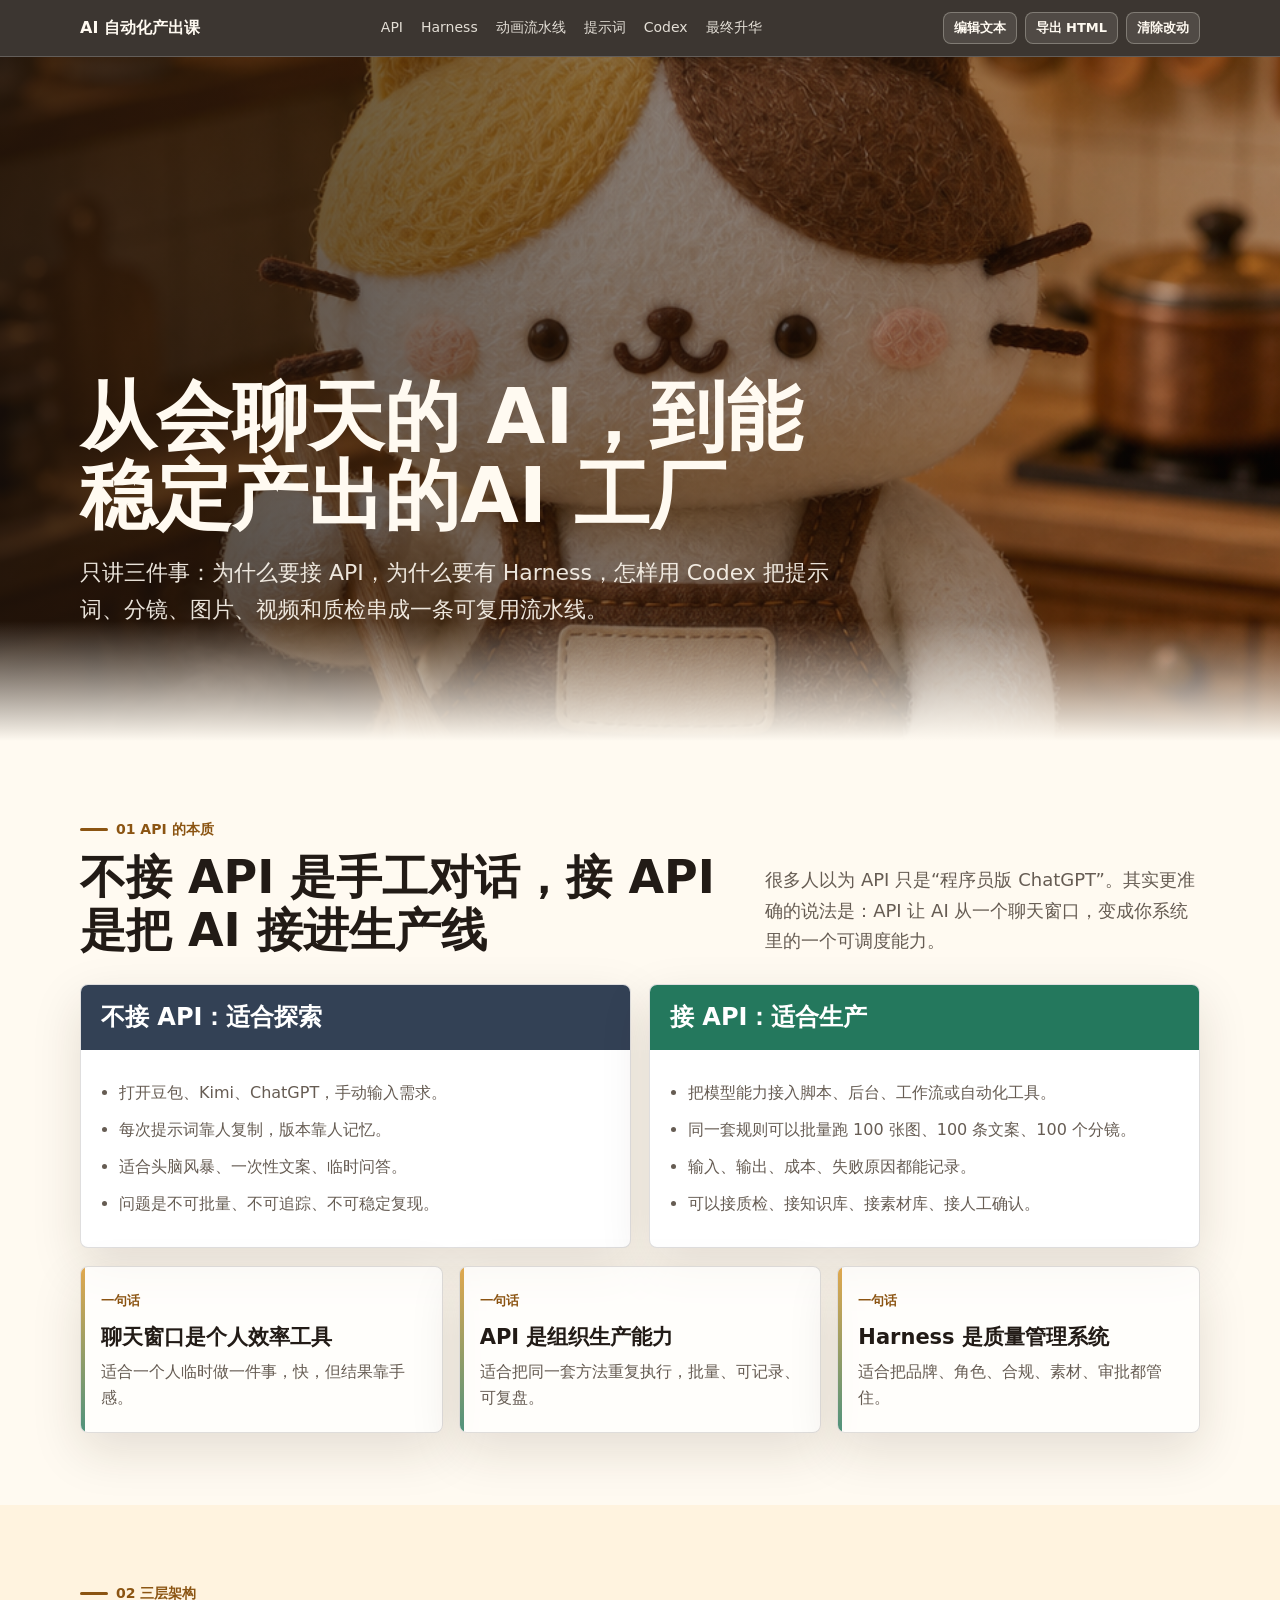
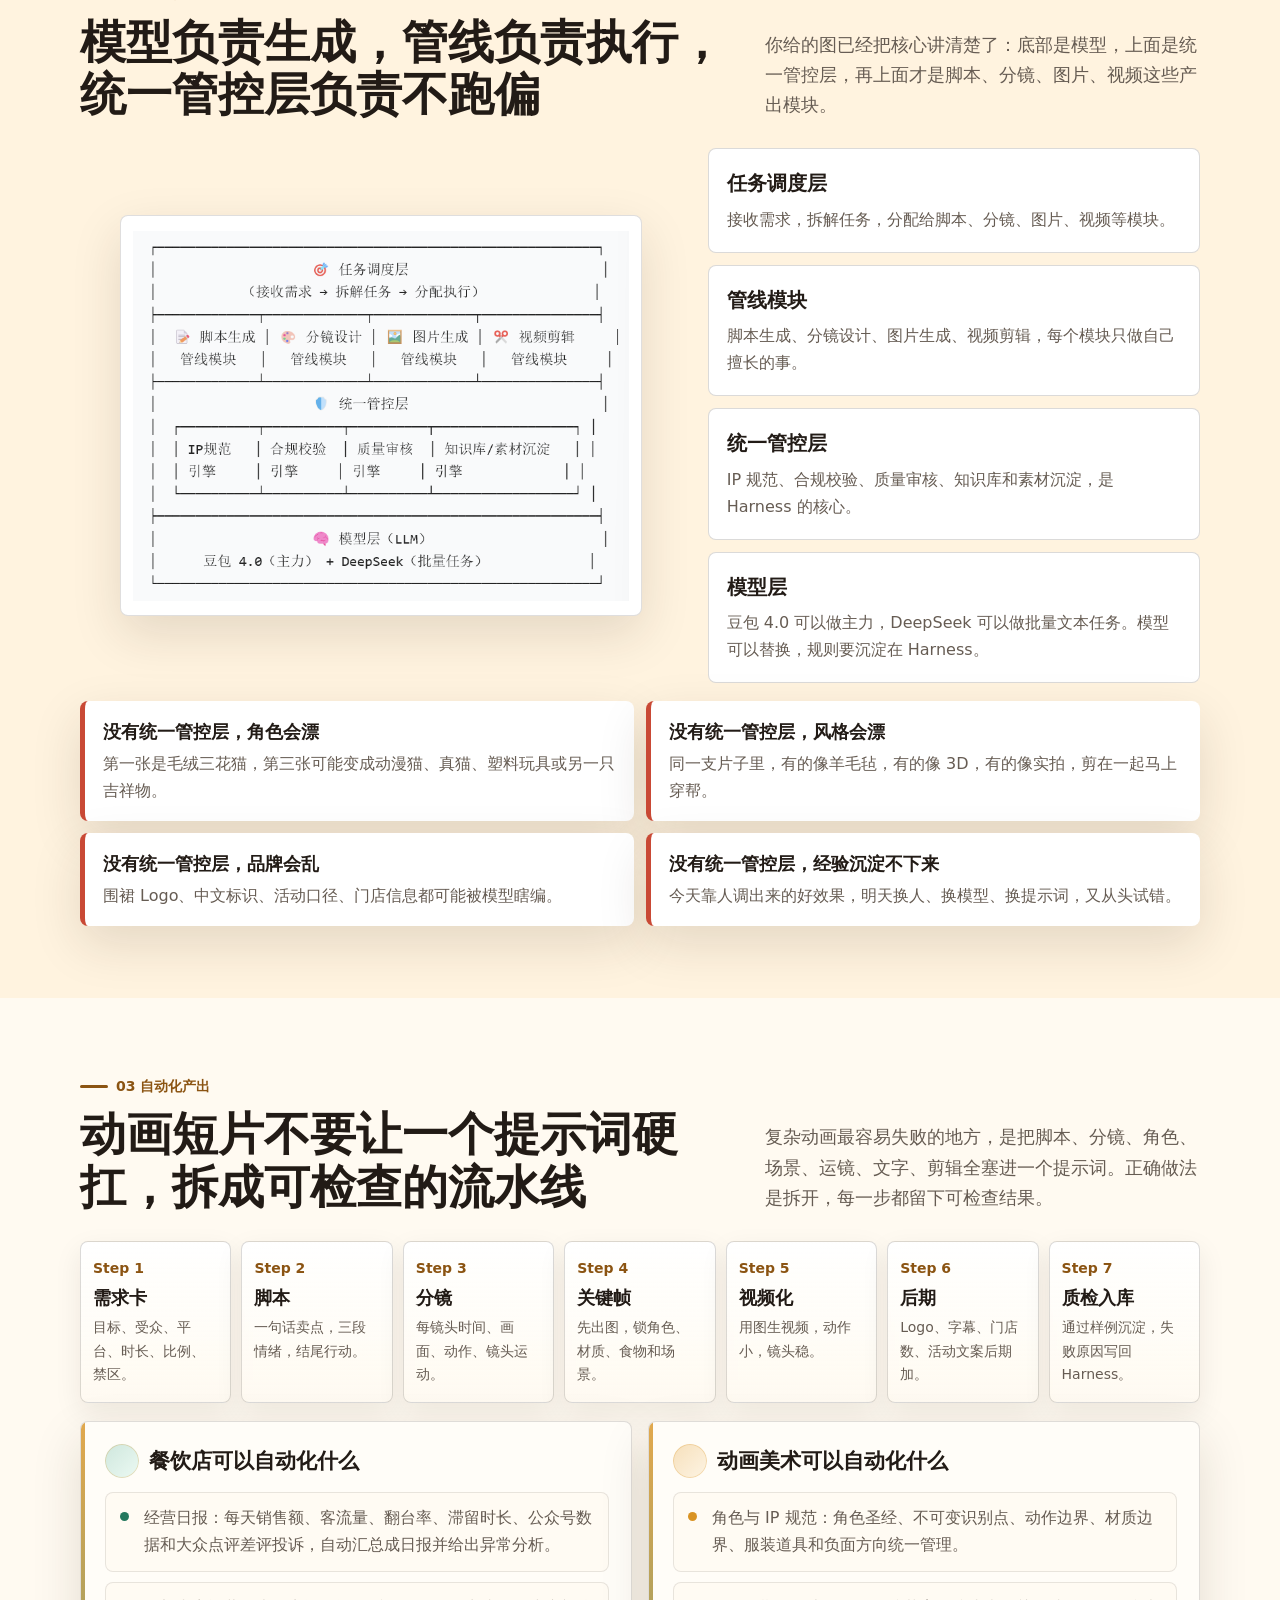
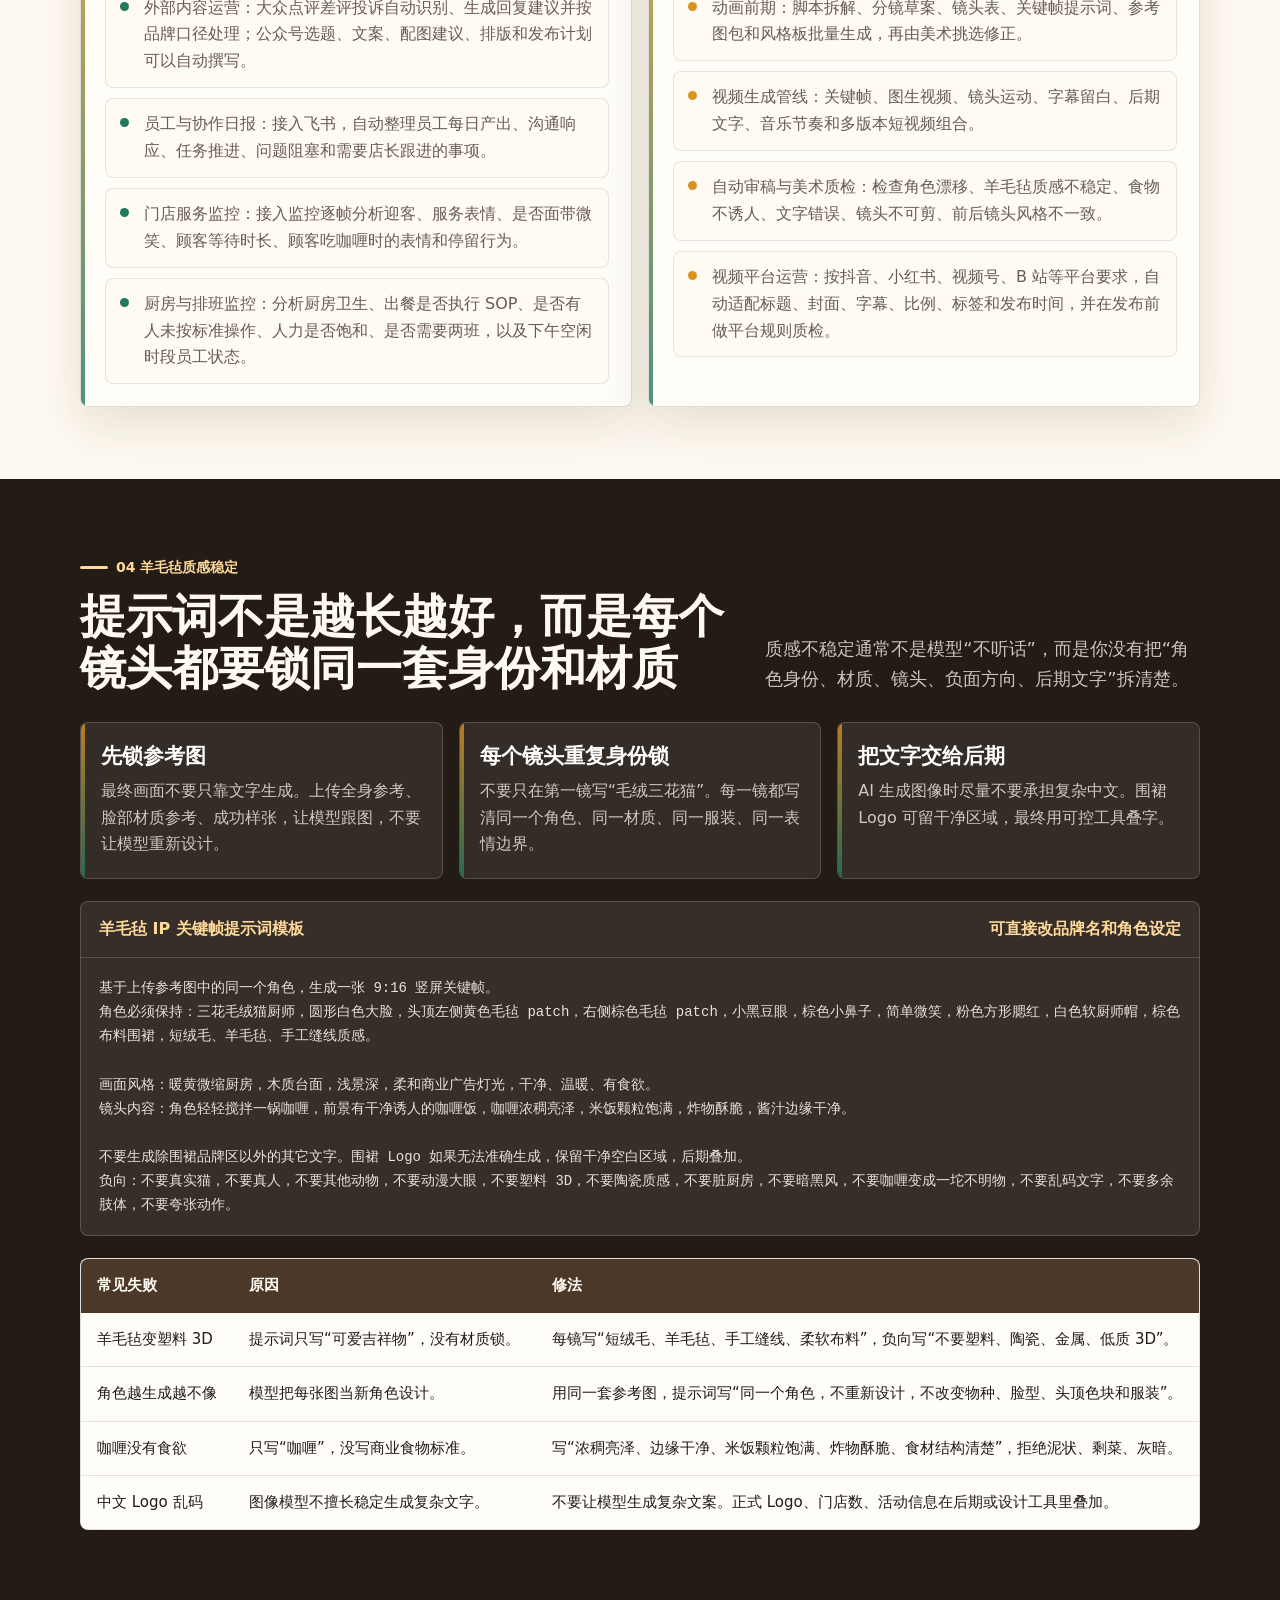
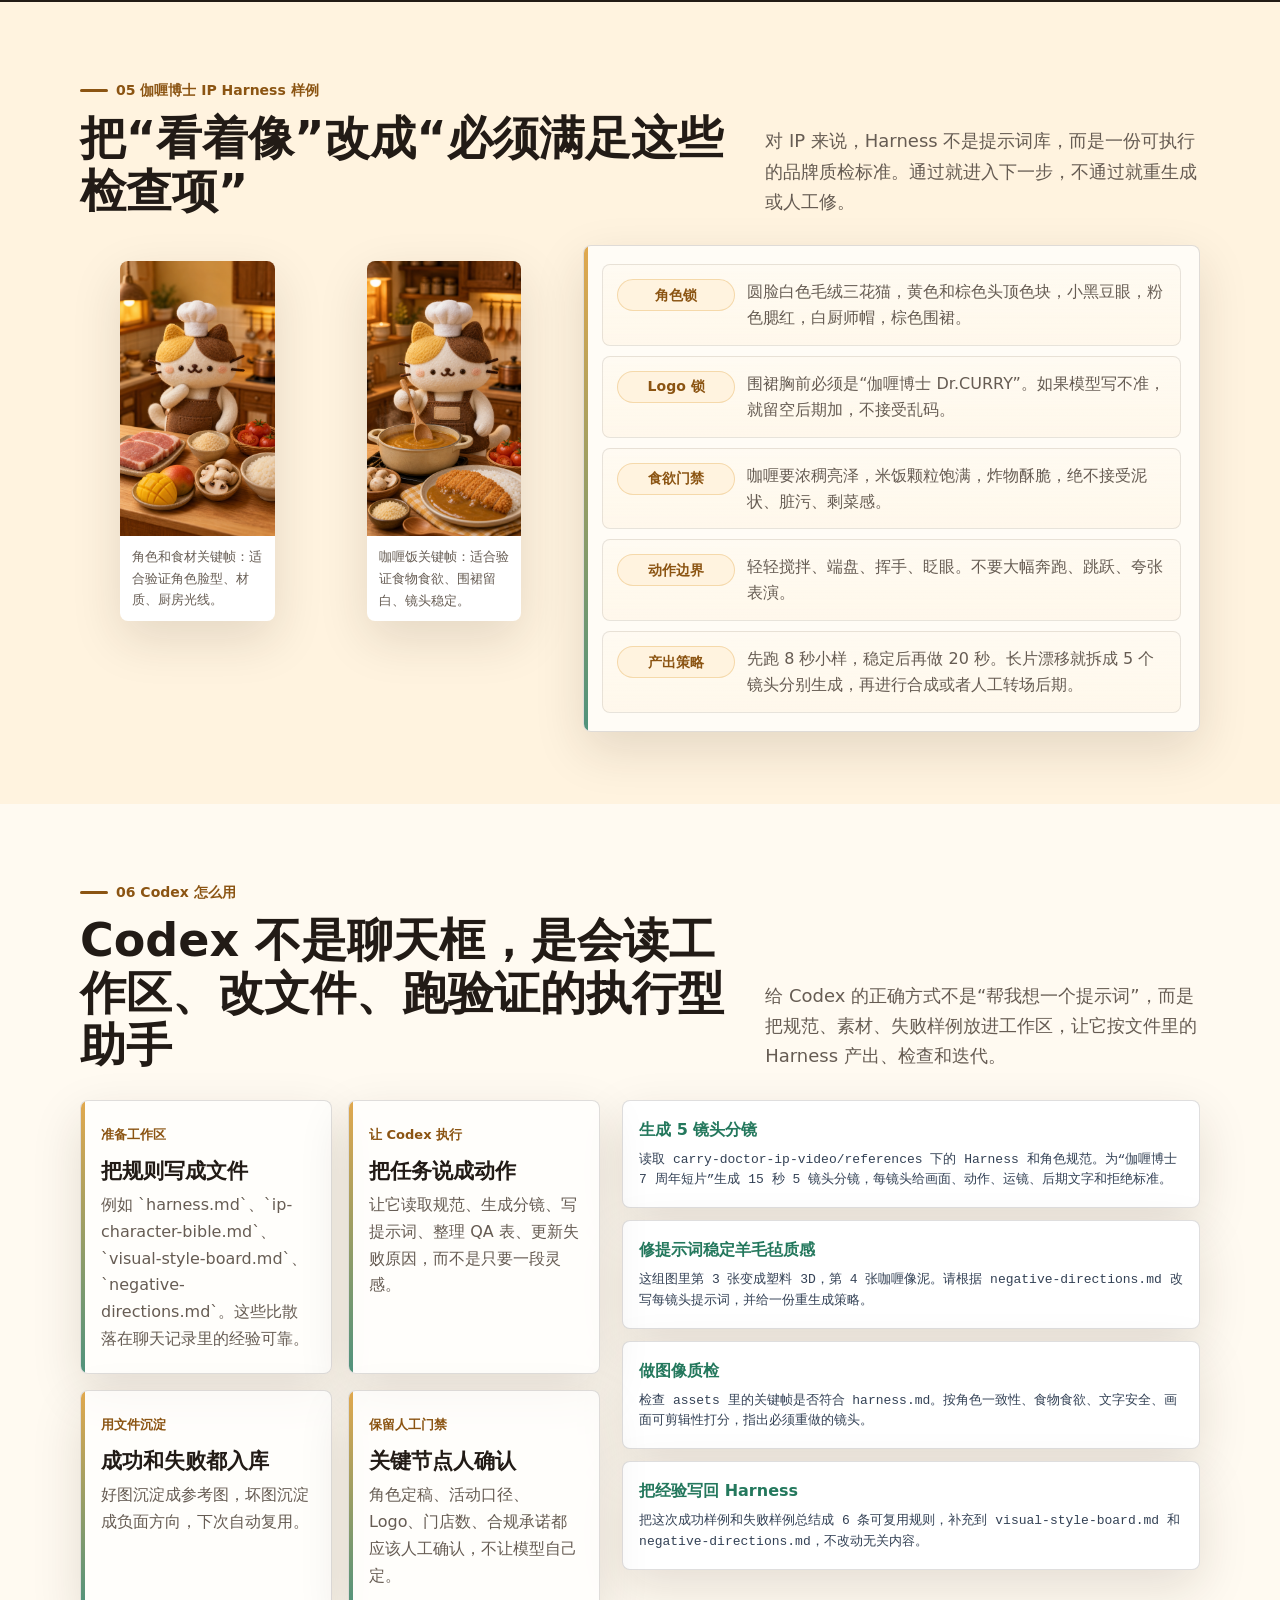
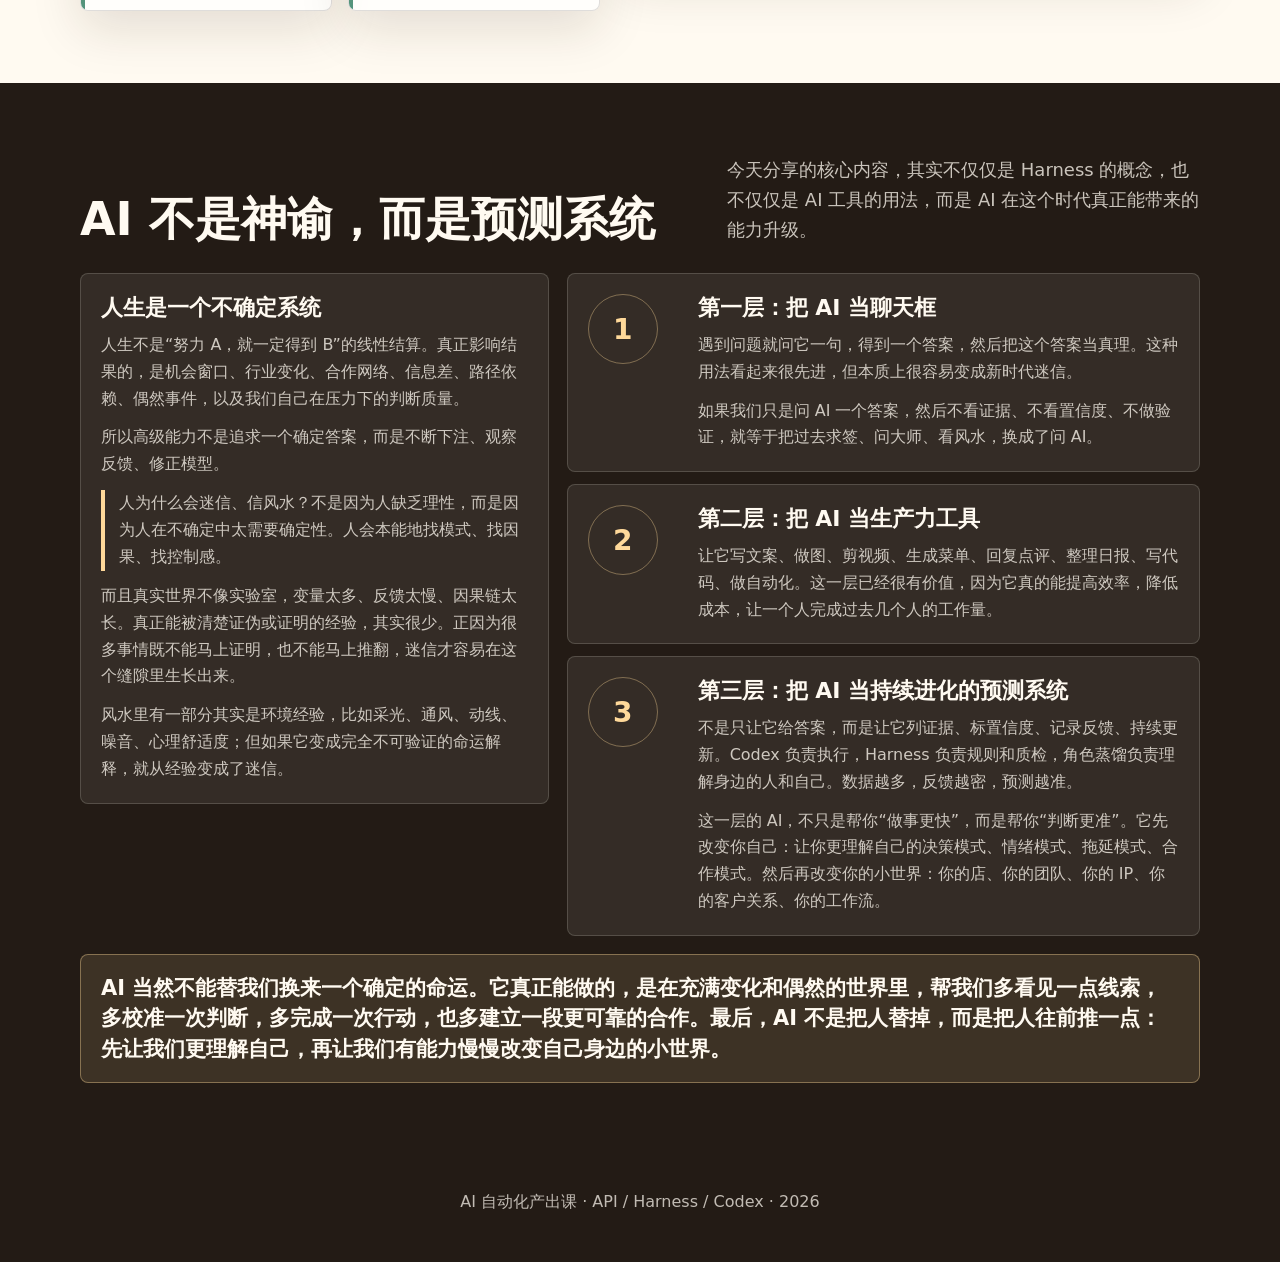
<file: docs/ai-automation-output-course/index.html>
<!DOCTYPE html>
<html lang="zh-CN">
<head>
  <meta charset="UTF-8" />
  <meta name="viewport" content="width=device-width, initial-scale=1.0" />
  <title>AI 自动化产出课：API、Harness 与 Codex</title>
  <style>
    :root {
      --ink: #221b16;
      --muted: #665c53;
      --paper: #fffaf1;
      --cream: #f6ead8;
      --curry: #d99323;
      --curry-dark: #8b5412;
      --tomato: #c94935;
      --leaf: #24785d;
      --steel: #334155;
      --line: rgba(34, 27, 22, 0.14);
      --white: #fff;
      --shadow: 0 18px 50px rgba(43, 28, 13, 0.13);
      --radius: 8px;
      --max: 1120px;
    }

    * {
      box-sizing: border-box;
    }

    html {
      overflow-x: hidden;
      scroll-behavior: smooth;
    }

    body {
      margin: 0;
      color: var(--ink);
      background: var(--paper);
      font-family: "PingFang SC", "Microsoft YaHei", system-ui, -apple-system, BlinkMacSystemFont, sans-serif;
      line-height: 1.68;
      overflow-x: hidden;
    }

    img {
      max-width: 100%;
      display: block;
    }

    a {
      color: inherit;
      text-decoration: none;
    }

    .mobile-only {
      display: none;
    }

    .topbar {
      position: sticky;
      top: 0;
      z-index: 20;
      border-bottom: 1px solid rgba(255, 255, 255, 0.2);
      background: rgba(34, 27, 22, 0.88);
      color: #fffaf1;
      backdrop-filter: blur(14px);
    }

    .topbar-inner {
      width: min(var(--max), calc(100vw - 32px));
      min-height: 56px;
      margin: 0 auto;
      display: flex;
      align-items: center;
      justify-content: space-between;
      gap: 18px;
    }

    .brand {
      font-weight: 800;
      white-space: nowrap;
      letter-spacing: 0;
    }

    .nav {
      display: flex;
      align-items: center;
      gap: 18px;
      overflow-x: auto;
      font-size: 14px;
      color: rgba(255, 250, 241, 0.86);
    }

    .nav a {
      white-space: nowrap;
    }

    .edit-controls {
      display: flex;
      align-items: center;
      gap: 8px;
      flex: 0 0 auto;
    }

    .edit-controls button {
      min-height: 32px;
      border: 1px solid rgba(255, 250, 241, 0.28);
      border-radius: var(--radius);
      background: rgba(255, 250, 241, 0.1);
      color: #fffaf1;
      cursor: pointer;
      font: inherit;
      font-size: 13px;
      font-weight: 800;
      padding: 0 10px;
    }

    .edit-controls button:hover {
      background: rgba(255, 250, 241, 0.18);
    }

    body.editing [contenteditable="true"] {
      outline: 1px dashed rgba(217, 147, 35, 0.85);
      outline-offset: 3px;
      background: rgba(255, 217, 154, 0.12);
      cursor: text;
    }

    .hero {
      min-height: min(720px, 76vh);
      display: grid;
      align-items: end;
      position: relative;
      overflow: hidden;
      color: #fffaf1;
      background:
        linear-gradient(90deg, rgba(22, 15, 10, 0.82), rgba(22, 15, 10, 0.50) 45%, rgba(22, 15, 10, 0.22)),
        url("assets/dr-curry-curry.png") center 40% / cover no-repeat;
    }

    .hero::after {
      content: "";
      position: absolute;
      inset: auto 0 0;
      height: 120px;
      background: linear-gradient(180deg, rgba(255, 250, 241, 0), var(--paper));
      pointer-events: none;
    }

    .hero-inner {
      position: relative;
      z-index: 1;
      width: min(var(--max), calc(100vw - 32px));
      margin: 0 auto;
      padding: 76px 0 112px;
    }

    .eyebrow {
      margin: 0 0 14px;
      color: #ffd99a;
      font-size: 16px;
      font-weight: 800;
    }

    h1 {
      margin: 0;
      max-width: 760px;
      font-size: 76px;
      line-height: 1.04;
      letter-spacing: 0;
      overflow-wrap: anywhere;
    }

    .hero-sub {
      max-width: 760px;
      margin: 20px 0 0;
      color: rgba(255, 250, 241, 0.9);
      font-size: 22px;
      overflow-wrap: anywhere;
    }

    .hero-points {
      display: grid;
      grid-template-columns: repeat(3, minmax(0, 1fr));
      gap: 12px;
      max-width: 880px;
      margin-top: 34px;
      min-width: 0;
    }

    .hero-points[data-remove-on-export] {
      display: none;
    }

    .section-hidden[data-remove-on-export] {
      display: none;
    }

    .hero-point {
      min-height: 112px;
      min-width: 0;
      padding: 16px;
      border: 1px solid rgba(255, 250, 241, 0.24);
      border-radius: var(--radius);
      background: rgba(255, 250, 241, 0.12);
      backdrop-filter: blur(10px);
    }

    .hero-point strong {
      display: block;
      margin-bottom: 6px;
      color: #fff;
      font-size: 17px;
    }

    .hero-point span {
      color: rgba(255, 250, 241, 0.82);
      font-size: 14px;
      overflow-wrap: anywhere;
    }

    .hero-point,
    .compare-panel,
    .arch-image,
    .layer,
    .pipe-step,
    .problem,
    .shot,
    .command {
      transition: transform 180ms ease, box-shadow 180ms ease, border-color 180ms ease;
    }

    .hero-point:hover,
    .compare-panel:hover,
    .layer:hover,
    .pipe-step:hover,
    .problem:hover,
    .shot:hover,
    .command:hover {
      transform: translateY(-2px);
      border-color: rgba(217, 147, 35, 0.42);
    }

    .band {
      padding: 72px 0;
    }

    .band.alt {
      background: #fff3df;
    }

    .band.dark {
      background: #231b15;
      color: #fffaf1;
    }

    .wrap {
      width: min(var(--max), calc(100vw - 32px));
      margin: 0 auto;
    }

    .band > .wrap {
      position: relative;
    }

    .section-head {
      display: grid;
      grid-template-columns: minmax(0, 0.92fr) minmax(280px, 0.62fr);
      gap: 40px;
      align-items: end;
      margin-bottom: 28px;
    }

    .section-kicker {
      display: inline-flex;
      align-items: center;
      gap: 8px;
      margin: 0 0 10px;
      color: var(--curry-dark);
      font-size: 14px;
      font-weight: 900;
    }

    .section-kicker::before {
      content: "";
      width: 28px;
      height: 3px;
      border-radius: 999px;
      background: currentColor;
    }

    .dark .section-kicker {
      color: #ffd99a;
    }

    h2 {
      margin: 0;
      font-size: 46px;
      line-height: 1.14;
      letter-spacing: 0;
      overflow-wrap: anywhere;
    }

    .lead {
      margin: 0;
      color: var(--muted);
      font-size: 18px;
      overflow-wrap: anywhere;
    }

    .dark .lead {
      color: rgba(255, 250, 241, 0.76);
    }

    .grid {
      display: grid;
      gap: 16px;
    }

    .grid.two {
      grid-template-columns: repeat(2, minmax(0, 1fr));
    }

    .grid.three {
      grid-template-columns: repeat(3, minmax(0, 1fr));
    }

    .grid.four {
      grid-template-columns: repeat(4, minmax(0, 1fr));
    }

    .card {
      min-width: 0;
      position: relative;
      border: 1px solid var(--line);
      border-radius: var(--radius);
      background: rgba(255, 255, 255, 0.72);
      box-shadow: var(--shadow);
      padding: 20px;
      overflow: hidden;
    }

    .card::before {
      content: "";
      position: absolute;
      inset: 0 auto 0 0;
      width: 4px;
      background: linear-gradient(180deg, var(--curry), var(--leaf));
      opacity: 0.8;
    }

    .dark .card {
      border-color: rgba(255, 250, 241, 0.18);
      background: rgba(255, 250, 241, 0.08);
      box-shadow: none;
    }

    .card h3 {
      margin: 0 0 8px;
      color: var(--ink);
      font-size: 21px;
      line-height: 1.25;
    }

    .dark .card h3 {
      color: #fff;
    }

    .card p {
      margin: 0;
      color: var(--muted);
      overflow-wrap: anywhere;
    }

    .dark .card p {
      color: rgba(255, 250, 241, 0.76);
    }

    .card ul,
    .plain-list {
      margin: 12px 0 0 18px;
      padding: 0;
      color: var(--muted);
    }

    .dark .card ul,
    .dark .plain-list {
      color: rgba(255, 250, 241, 0.78);
    }

    .card li,
    .plain-list li {
      margin: 6px 0;
    }

    .automation-grid {
      align-items: stretch;
    }

    .automation-card {
      background: #fffdf8;
      padding: 22px 22px 22px 24px;
    }

    .automation-card h3 {
      display: flex;
      align-items: center;
      gap: 10px;
      margin-bottom: 14px;
    }

    .automation-card h3::before {
      content: "";
      flex: 0 0 34px;
      width: 34px;
      height: 34px;
      border-radius: 50%;
      background: #fff3df;
      box-shadow: inset 0 0 0 1px rgba(217, 147, 35, 0.26);
    }

    .automation-card.ops h3::before {
      background:
        linear-gradient(135deg, rgba(36, 120, 93, 0.18), rgba(36, 120, 93, 0.04)),
        #f4fff9;
    }

    .automation-card.creative h3::before {
      background:
        linear-gradient(135deg, rgba(217, 147, 35, 0.24), rgba(217, 147, 35, 0.04)),
        #fff8eb;
    }

    .automation-card ul {
      display: grid;
      gap: 10px;
      margin-left: 0;
      list-style: none;
    }

    .automation-card li {
      position: relative;
      margin: 0;
      padding: 12px 12px 12px 38px;
      border: 1px solid rgba(34, 27, 22, 0.1);
      border-radius: var(--radius);
      background: rgba(255, 250, 241, 0.72);
    }

    .automation-card li::before {
      content: "";
      position: absolute;
      left: 14px;
      top: 19px;
      width: 9px;
      height: 9px;
      border-radius: 50%;
      background: var(--leaf);
    }

    .automation-card.creative li::before {
      background: var(--curry);
    }

    .tag {
      display: inline-block;
      margin-bottom: 12px;
      color: var(--curry-dark);
      font-size: 13px;
      font-weight: 900;
    }

    .dark .tag {
      color: #ffd99a;
    }

    .compare {
      display: grid;
      grid-template-columns: repeat(2, minmax(0, 1fr));
      gap: 18px;
      align-items: stretch;
    }

    .compare-panel {
      min-width: 0;
      min-height: 100%;
      border: 1px solid var(--line);
      border-radius: var(--radius);
      background: #fff;
      overflow: hidden;
      box-shadow: var(--shadow);
    }

    .compare-panel header {
      padding: 18px 20px;
      color: #fff;
      background: var(--steel);
    }

    .compare-panel.api header {
      background: var(--leaf);
    }

    .compare-panel h3 {
      margin: 0;
      font-size: 24px;
      line-height: 1.2;
    }

    .compare-panel .body {
      padding: 20px;
    }

    .compare-panel ul {
      margin: 0 0 0 18px;
      padding: 0;
      color: var(--muted);
    }

    .compare-panel li {
      margin: 10px 0;
    }

    .architecture {
      display: grid;
      grid-template-columns: minmax(0, 0.88fr) minmax(320px, 0.72fr);
      gap: 26px;
      align-items: center;
    }

    .arch-image {
      border: 1px solid var(--line);
      border-radius: var(--radius);
      background: #fff;
      padding: 12px;
      box-shadow: var(--shadow);
    }

    .arch-image img {
      width: 100%;
      aspect-ratio: 720 / 544;
      object-fit: contain;
    }

    .stack-map {
      display: grid;
      gap: 12px;
    }

    .layer {
      min-width: 0;
      border: 1px solid rgba(34, 27, 22, 0.16);
      border-radius: var(--radius);
      background: #fff;
      padding: 18px;
    }

    .layer strong {
      display: block;
      margin-bottom: 6px;
      font-size: 20px;
    }

    .layer span {
      color: var(--muted);
    }

    .pipeline {
      display: grid;
      grid-template-columns: repeat(7, minmax(0, 1fr));
      gap: 10px;
      align-items: stretch;
    }

    .pipe-step {
      min-width: 0;
      min-height: 132px;
      padding: 15px 12px;
      border: 1px solid rgba(34, 27, 22, 0.16);
      border-radius: var(--radius);
      background:
        linear-gradient(180deg, rgba(255, 255, 255, 0.95), rgba(255, 250, 241, 0.82));
      box-shadow: 0 10px 28px rgba(43, 28, 13, 0.08);
    }

    .pipe-step b {
      display: block;
      color: var(--curry-dark);
      font-size: 14px;
    }

    .pipe-step strong {
      display: block;
      margin-top: 6px;
      font-size: 18px;
      line-height: 1.2;
    }

    .pipe-step span {
      display: block;
      margin-top: 8px;
      color: var(--muted);
      font-size: 14px;
    }

    .problem-list {
      display: grid;
      grid-template-columns: repeat(2, minmax(0, 1fr));
      gap: 12px;
      margin-top: 18px;
    }

    .problem {
      border-left: 5px solid var(--tomato);
      border-radius: var(--radius);
      background: #fff;
      padding: 16px 18px;
      box-shadow: var(--shadow);
    }

    .problem strong {
      display: block;
      margin-bottom: 4px;
      font-size: 18px;
    }

    .problem span {
      color: var(--muted);
    }

    .prompt-block {
      border: 1px solid rgba(255, 250, 241, 0.18);
      border-radius: var(--radius);
      background: rgba(255, 250, 241, 0.09);
      overflow: hidden;
    }

    .prompt-block header {
      display: flex;
      justify-content: space-between;
      gap: 14px;
      padding: 14px 18px;
      border-bottom: 1px solid rgba(255, 250, 241, 0.16);
      color: #ffd99a;
      font-weight: 900;
    }

    pre {
      margin: 0;
      padding: 18px;
      white-space: pre-wrap;
      word-break: break-word;
      color: rgba(255, 250, 241, 0.88);
      font-family: "SFMono-Regular", Consolas, "Liberation Mono", Menlo, monospace;
      font-size: 14px;
      line-height: 1.72;
    }

    .showcase {
      display: grid;
      grid-template-columns: minmax(0, 0.78fr) minmax(0, 1fr);
      gap: 22px;
      align-items: start;
    }

    .image-pair {
      display: grid;
      grid-template-columns: repeat(2, minmax(0, 1fr));
      gap: 12px;
    }

    .shot {
      overflow: hidden;
      border-radius: var(--radius);
      background: #fff;
      box-shadow: var(--shadow);
    }

    .shot img {
      width: 100%;
      aspect-ratio: 9 / 16;
      object-fit: cover;
    }

    .shot figcaption {
      padding: 10px 12px;
      color: var(--muted);
      font-size: 13px;
    }

    .rules {
      display: grid;
      gap: 10px;
    }

    .ip-rules-card {
      padding: 18px;
    }

    .rule {
      display: grid;
      grid-template-columns: minmax(90px, 118px) minmax(0, 1fr);
      gap: 12px;
      align-items: start;
      border: 1px solid rgba(34, 27, 22, 0.1);
      border-radius: var(--radius);
      background:
        linear-gradient(180deg, rgba(255, 250, 241, 0.92), rgba(255, 246, 231, 0.72));
      padding: 14px;
    }

    .rule:last-child {
      border-bottom: 1px solid rgba(34, 27, 22, 0.1);
      padding-bottom: 14px;
    }

    .rule b {
      display: inline-flex;
      align-items: center;
      justify-content: center;
      min-height: 32px;
      border: 1px solid rgba(217, 147, 35, 0.28);
      border-radius: 999px;
      background: #fff3df;
      color: var(--curry-dark);
      font-size: 14px;
      line-height: 1.2;
      padding: 5px 10px;
      text-align: center;
    }

    .rule span {
      color: var(--muted);
      line-height: 1.62;
      overflow-wrap: anywhere;
    }

    .table-wrap {
      overflow-x: auto;
      border: 1px solid var(--line);
      border-radius: var(--radius);
      background: #fff;
      color: var(--ink);
      box-shadow: var(--shadow);
    }

    table {
      width: 100%;
      border-collapse: collapse;
      min-width: 760px;
    }

    th,
    td {
      padding: 14px 16px;
      border-bottom: 1px solid rgba(34, 27, 22, 0.12);
      color: var(--ink);
      text-align: left;
      vertical-align: top;
      font-size: 15px;
    }

    td {
      background: #fffdf8;
    }

    th {
      color: #fffaf1;
      background: #4c3828;
    }

    tr:last-child td {
      border-bottom: 0;
    }

    .script {
      display: grid;
      gap: 12px;
    }

    .script-line {
      display: grid;
      grid-template-columns: 130px minmax(0, 1fr);
      gap: 18px;
      padding: 16px 0;
      border-bottom: 1px solid rgba(255, 250, 241, 0.16);
    }

    .script-line:last-child {
      border-bottom: 0;
    }

    .script-line time {
      color: #ffd99a;
      font-weight: 900;
    }

    .script-line strong {
      display: block;
      margin-bottom: 4px;
      font-size: 18px;
    }

    .script-line span {
      color: rgba(255, 250, 241, 0.76);
    }

    .codex-demo {
      display: grid;
      grid-template-columns: minmax(0, 0.9fr) minmax(0, 1fr);
      gap: 22px;
      align-items: start;
    }

    .command-list {
      display: grid;
      gap: 12px;
    }

    .command {
      border: 1px solid var(--line);
      border-radius: var(--radius);
      background: #fff;
      padding: 16px;
      box-shadow: var(--shadow);
    }

    .command b {
      display: block;
      margin-bottom: 6px;
      color: var(--leaf);
    }

    .command code {
      display: block;
      color: var(--steel);
      font-family: "SFMono-Regular", Consolas, "Liberation Mono", Menlo, monospace;
      font-size: 13px;
      line-height: 1.6;
    }

    .sublimation {
      background:
        linear-gradient(180deg, #241b15 0%, #17120e 100%);
    }

    .sublimation .section-head {
      grid-template-columns: minmax(0, 0.95fr) minmax(280px, 0.74fr);
    }

    .sublimation-layout {
      display: grid;
      grid-template-columns: minmax(0, 0.74fr) minmax(0, 1fr);
      gap: 18px;
      align-items: start;
    }

    .sublimation-block,
    .ai-level {
      min-width: 0;
      border: 1px solid rgba(255, 250, 241, 0.16);
      border-radius: var(--radius);
      background: rgba(255, 250, 241, 0.08);
      padding: 20px;
    }

    .sublimation-block h3,
    .ai-level h3 {
      margin: 0 0 10px;
      color: #fffaf1;
      font-size: 22px;
      line-height: 1.25;
    }

    .sublimation-block p,
    .ai-level p {
      margin: 0;
      color: rgba(255, 250, 241, 0.76);
      overflow-wrap: anywhere;
    }

    .sublimation-block p + p,
    .ai-level p + p {
      margin-top: 12px;
    }

    .ai-levels {
      display: grid;
      gap: 12px;
    }

    .ai-level {
      display: grid;
      grid-template-columns: 92px minmax(0, 1fr);
      gap: 18px;
    }

    .level-index {
      display: flex;
      align-items: center;
      justify-content: center;
      width: 70px;
      height: 70px;
      border: 1px solid rgba(255, 217, 154, 0.38);
      border-radius: 50%;
      color: #ffd99a;
      font-size: 28px;
      font-weight: 900;
    }

    .belief-note {
      border-left: 4px solid #ffd99a;
      padding-left: 14px;
    }

    .final-line {
      margin-top: 18px;
      border: 1px solid rgba(255, 217, 154, 0.38);
      border-radius: var(--radius);
      background: rgba(255, 217, 154, 0.12);
      padding: 18px 20px;
      color: #fffaf1;
      font-size: 21px;
      font-weight: 900;
      line-height: 1.45;
    }

    .footer {
      padding: 34px 0 46px;
      color: rgba(255, 250, 241, 0.72);
      background: #231b15;
      text-align: center;
    }

    @media (max-width: 980px) {
      h1 {
        font-size: 56px;
      }

      h2 {
        font-size: 38px;
      }

      .hero-sub {
        font-size: 20px;
      }

      .hero-points,
      .grid.three,
      .grid.four,
      .pipeline {
        grid-template-columns: repeat(2, minmax(0, 1fr));
      }

      .section-head,
      .architecture,
      .showcase,
      .codex-demo,
      .sublimation-layout {
        grid-template-columns: 1fr;
      }
    }

    @media (max-width: 720px) {
      .topbar-inner {
        align-items: flex-start;
        flex-direction: column;
        padding: 12px 0;
      }

      .nav {
        width: 100%;
        gap: 14px;
      }

      .edit-controls {
        width: 100%;
        overflow-x: auto;
      }

      .hero {
        min-height: 78vh;
        background-position: center top;
      }

      .hero-inner {
        padding: 92px 0 86px;
      }

      h1 {
        font-size: 30px;
        line-height: 1.12;
      }

      h2 {
        font-size: 27px;
        line-height: 1.18;
        word-break: break-all;
      }

      .hero-sub {
        font-size: 17px;
      }

      .mobile-only {
        display: block;
      }

      .hero-sub,
      .hero-point span,
      .lead,
      .card p,
      .card li,
      .plain-list li,
      .problem span,
      .layer span,
      .pipe-step span,
      .rule span,
      .script-line span,
      .command code {
        word-break: break-all;
      }

      .hero-sub {
        font-size: 17px;
      }

      .hero-points,
      .grid.two,
      .grid.three,
      .grid.four,
      .compare,
      .pipeline,
      .problem-list,
      .image-pair {
        grid-template-columns: minmax(0, 1fr);
      }

      .band {
        padding: 52px 0;
      }

      .rule,
      .script-line,
      .ai-level {
        grid-template-columns: minmax(0, 1fr);
        gap: 6px;
      }

      .level-index {
        width: 52px;
        height: 52px;
        font-size: 22px;
      }
    }
  </style>
</head>
<body>
  <header class="topbar">
    <div class="topbar-inner">
      <a class="brand" href="#top">AI 自动化产出课</a>
      <nav class="nav" aria-label="页面导航">
        <a href="#api">API</a>
        <a href="#harness">Harness</a>
        <a href="#pipeline">动画流水线</a>
        <a href="#prompt">提示词</a>
        <a href="#codex">Codex</a>
        <a href="#sublimation">最终升华</a>
      </nav>
      <div class="edit-controls" data-edit-ui>
        <button type="button" id="editToggle">编辑文本</button>
        <button type="button" id="exportHtml">导出 HTML</button>
        <button type="button" id="resetEdits">清除改动</button>
      </div>
    </div>
  </header>

  <main id="top">
    <section class="hero">
      <div class="hero-inner">
        <h1>从会聊天的 AI，<br class="mobile-only" />到能稳定产出的<br class="mobile-only" />AI 工厂</h1>
        <p class="hero-sub">只讲三件事：为什么要接 API，为什么要有 Harness，怎样用 Codex 把提示词、分镜、图片、视频和质检串成一条可复用流水线。</p>
        <div class="hero-points" data-remove-on-export>
          <div class="hero-point">
            <strong>餐饮同学听什么</strong>
            <span>菜单图、活动海报、短视频、<br />点评回复，统一品牌味道。</span>
          </div>
          <div class="hero-point">
            <strong>动画美术同学听什么</strong>
            <span>角色设定、分镜、参考图、<br />视频镜头，减少漂移和返工。</span>
          </div>
          <div class="hero-point">
            <strong>最后带走什么</strong>
            <span>IP Harness 模板、<br />羊毛毡提示词、Codex 实操。</span>
          </div>
        </div>
      </div>
    </section>

    <section class="band" id="api">
      <div class="wrap">
        <div class="section-head">
          <div>
            <p class="section-kicker">01 API 的本质</p>
            <h2>不接 API 是手工对话，接 API 是把 AI 接进生产线</h2>
          </div>
          <p class="lead">很多人以为 API 只是“程序员版 ChatGPT”。其实更准确的说法是：API 让 AI 从一个聊天窗口，变成你系统里的一个可调度能力。</p>
        </div>

        <div class="compare">
          <article class="compare-panel">
            <header>
              <h3>不接 API：适合探索</h3>
            </header>
            <div class="body">
              <ul>
                <li>打开豆包、Kimi、ChatGPT，手动输入需求。</li>
                <li>每次提示词靠人复制，版本靠人记忆。</li>
                <li>适合头脑风暴、一次性文案、临时问答。</li>
                <li>问题是不可批量、不可追踪、不可稳定复现。</li>
              </ul>
            </div>
          </article>

          <article class="compare-panel api">
            <header>
              <h3>接 API：适合生产</h3>
            </header>
            <div class="body">
              <ul>
                <li>把模型能力接入脚本、后台、工作流或自动化工具。</li>
                <li>同一套规则可以批量跑 100 张图、100 条文案、100 个分镜。</li>
                <li>输入、输出、成本、失败原因都能记录。</li>
                <li>可以接质检、接知识库、接素材库、接人工确认。</li>
              </ul>
            </div>
          </article>
        </div>

        <div class="grid three" style="margin-top: 18px;">
          <article class="card">
            <span class="tag">一句话</span>
            <h3>聊天窗口是个人效率工具</h3>
            <p>适合一个人临时做一件事，快，但结果靠手感。</p>
          </article>
          <article class="card">
            <span class="tag">一句话</span>
            <h3>API 是组织生产能力</h3>
            <p>适合把同一套方法重复执行，批量、可记录、可复盘。</p>
          </article>
          <article class="card">
            <span class="tag">一句话</span>
            <h3>Harness 是质量管理系统</h3>
            <p>适合把品牌、角色、合规、素材、审批都管住。</p>
          </article>
        </div>
      </div>
    </section>

    <section class="band alt" id="harness">
      <div class="wrap">
        <div class="section-head">
          <div>
            <p class="section-kicker">02 三层架构</p>
            <h2>模型负责生成，管线负责执行，统一管控层负责不跑偏</h2>
          </div>
          <p class="lead">你给的图已经把核心讲清楚了：底部是模型，上面是统一管控层，再上面才是脚本、分镜、图片、视频这些产出模块。</p>
        </div>

        <div class="architecture">
          <figure class="arch-image">
            <img src="assets/harness-architecture.png" alt="AI 动画生产的任务调度层、管线模块、统一管控层和模型层架构图" />
          </figure>
          <div class="stack-map">
            <div class="layer">
              <strong>任务调度层</strong>
              <span>接收需求，拆解任务，分配给脚本、分镜、图片、视频等模块。</span>
            </div>
            <div class="layer">
              <strong>管线模块</strong>
              <span>脚本生成、分镜设计、图片生成、视频剪辑，每个模块只做自己擅长的事。</span>
            </div>
            <div class="layer">
              <strong>统一管控层</strong>
              <span>IP 规范、合规校验、质量审核、知识库和素材沉淀，是 Harness 的核心。</span>
            </div>
            <div class="layer">
              <strong>模型层</strong>
              <span>豆包 4.0 可以做主力，DeepSeek 可以做批量文本任务。模型可以替换，规则要沉淀在 Harness。</span>
            </div>
          </div>
        </div>

        <div class="problem-list">
          <div class="problem">
            <strong>没有统一管控层，角色会漂</strong>
            <span>第一张是毛绒三花猫，第三张可能变成动漫猫、真猫、塑料玩具或另一只吉祥物。</span>
          </div>
          <div class="problem">
            <strong>没有统一管控层，风格会漂</strong>
            <span>同一支片子里，有的像羊毛毡，有的像 3D，有的像实拍，剪在一起马上穿帮。</span>
          </div>
          <div class="problem">
            <strong>没有统一管控层，品牌会乱</strong>
            <span>围裙 Logo、中文标识、活动口径、门店信息都可能被模型瞎编。</span>
          </div>
          <div class="problem">
            <strong>没有统一管控层，经验沉淀不下来</strong>
            <span>今天靠人调出来的好效果，明天换人、换模型、换提示词，又从头试错。</span>
          </div>
        </div>
      </div>
    </section>

    <section class="band" id="pipeline">
      <div class="wrap">
        <div class="section-head">
          <div>
            <p class="section-kicker">03 自动化产出</p>
            <h2>动画短片不要让一个提示词硬扛，拆成可检查的流水线</h2>
          </div>
          <p class="lead">复杂动画最容易失败的地方，是把脚本、分镜、角色、场景、运镜、文字、剪辑全塞进一个提示词。正确做法是拆开，每一步都留下可检查结果。</p>
        </div>

        <div class="pipeline" aria-label="动画短片自动化流水线">
          <div class="pipe-step">
            <b>Step 1</b>
            <strong>需求卡</strong>
            <span>目标、受众、平台、时长、比例、禁区。</span>
          </div>
          <div class="pipe-step">
            <b>Step 2</b>
            <strong>脚本</strong>
            <span>一句话卖点，三段情绪，结尾行动。</span>
          </div>
          <div class="pipe-step">
            <b>Step 3</b>
            <strong>分镜</strong>
            <span>每镜头时间、画面、动作、镜头运动。</span>
          </div>
          <div class="pipe-step">
            <b>Step 4</b>
            <strong>关键帧</strong>
            <span>先出图，锁角色、材质、食物和场景。</span>
          </div>
          <div class="pipe-step">
            <b>Step 5</b>
            <strong>视频化</strong>
            <span>用图生视频，动作小，镜头稳。</span>
          </div>
          <div class="pipe-step">
            <b>Step 6</b>
            <strong>后期</strong>
            <span>Logo、字幕、门店数、活动文案后期加。</span>
          </div>
          <div class="pipe-step">
            <b>Step 7</b>
            <strong>质检入库</strong>
            <span>通过样例沉淀，失败原因写回 Harness。</span>
          </div>
        </div>

        <div class="grid two automation-grid" style="margin-top: 18px;">
          <article class="card automation-card ops" data-refresh-content="restaurant-automation">
            <h3>餐饮店可以自动化什么</h3>
            <ul>
              <li>经营日报：每天销售额、客流量、翻台率、滞留时长、公众号数据和大众点评差评投诉，自动汇总成日报并给出异常分析。</li>
              <li>外部内容运营：大众点评差评投诉自动识别、生成回复建议并按品牌口径处理；公众号选题、文案、配图建议、排版和发布计划可以自动撰写。</li>
              <li>员工与协作日报：接入飞书，自动整理员工每日产出、沟通响应、任务推进、问题阻塞和需要店长跟进的事项。</li>
              <li>门店服务监控：接入监控逐帧分析迎客、服务表情、是否面带微笑、顾客等待时长、顾客吃咖喱时的表情和停留行为。</li>
              <li>厨房与排班监控：分析厨房卫生、出餐是否执行 SOP、是否有人未按标准操作、人力是否饱和、是否需要两班，以及下午空闲时段员工状态。</li>
            </ul>
          </article>
          <article class="card automation-card creative" data-refresh-content="creative-automation">
            <h3>动画美术可以自动化什么</h3>
            <ul>
              <li>角色与 IP 规范：角色圣经、不可变识别点、动作边界、材质边界、服装道具和负面方向统一管理。</li>
              <li>动画前期：脚本拆解、分镜草案、镜头表、关键帧提示词、参考图包和风格板批量生成，再由美术挑选修正。</li>
              <li>视频生成管线：关键帧、图生视频、镜头运动、字幕留白、后期文字、音乐节奏和多版本短视频组合。</li>
              <li>自动审稿与美术质检：检查角色漂移、羊毛毡质感不稳定、食物不诱人、文字错误、镜头不可剪、前后镜头风格不一致。</li>
              <li>视频平台运营：按抖音、小红书、视频号、B 站等平台要求，自动适配标题、封面、字幕、比例、标签和发布时间，并在发布前做平台规则质检。</li>
            </ul>
          </article>
        </div>
      </div>
    </section>

    <section class="band dark" id="prompt">
      <div class="wrap">
        <div class="section-head">
          <div>
            <p class="section-kicker">04 羊毛毡质感稳定</p>
            <h2>提示词不是越长越好，而是每个镜头都要锁同一套身份和材质</h2>
          </div>
          <p class="lead">质感不稳定通常不是模型“不听话”，而是你没有把“角色身份、材质、镜头、负面方向、后期文字”拆清楚。</p>
        </div>

        <div class="grid three">
          <article class="card">
            <h3>先锁参考图</h3>
            <p>最终画面不要只靠文字生成。上传全身参考、脸部材质参考、成功样张，让模型跟图，不要让模型重新设计。</p>
          </article>
          <article class="card">
            <h3>每个镜头重复身份锁</h3>
            <p>不要只在第一镜写“毛绒三花猫”。每一镜都写清同一个角色、同一材质、同一服装、同一表情边界。</p>
          </article>
          <article class="card">
            <h3>把文字交给后期</h3>
            <p>AI 生成图像时尽量不要承担复杂中文。围裙 Logo 可留干净区域，最终用可控工具叠字。</p>
          </article>
        </div>

        <div class="prompt-block" style="margin-top: 22px;">
          <header>
            <span>羊毛毡 IP 关键帧提示词模板</span>
            <span>可直接改品牌名和角色设定</span>
          </header>
          <pre>基于上传参考图中的同一个角色，生成一张 9:16 竖屏关键帧。
角色必须保持：三花毛绒猫厨师，圆形白色大脸，头顶左侧黄色毛毡 patch，右侧棕色毛毡 patch，小黑豆眼，棕色小鼻子，简单微笑，粉色方形腮红，白色软厨师帽，棕色布料围裙，短绒毛、羊毛毡、手工缝线质感。

画面风格：暖黄微缩厨房，木质台面，浅景深，柔和商业广告灯光，干净、温暖、有食欲。
镜头内容：角色轻轻搅拌一锅咖喱，前景有干净诱人的咖喱饭，咖喱浓稠亮泽，米饭颗粒饱满，炸物酥脆，酱汁边缘干净。

不要生成除围裙品牌区以外的其它文字。围裙 Logo 如果无法准确生成，保留干净空白区域，后期叠加。
负向：不要真实猫，不要真人，不要其他动物，不要动漫大眼，不要塑料 3D，不要陶瓷质感，不要脏厨房，不要暗黑风，不要咖喱变成一坨不明物，不要乱码文字，不要多余肢体，不要夸张动作。</pre>
        </div>

        <div class="table-wrap" style="margin-top: 22px;">
          <table>
            <thead>
              <tr>
                <th>常见失败</th>
                <th>原因</th>
                <th>修法</th>
              </tr>
            </thead>
            <tbody>
              <tr>
                <td>羊毛毡变塑料 3D</td>
                <td>提示词只写“可爱吉祥物”，没有材质锁。</td>
                <td>每镜写“短绒毛、羊毛毡、手工缝线、柔软布料”，负向写“不要塑料、陶瓷、金属、低质 3D”。</td>
              </tr>
              <tr>
                <td>角色越生成越不像</td>
                <td>模型把每张图当新角色设计。</td>
                <td>用同一套参考图，提示词写“同一个角色，不重新设计，不改变物种、脸型、头顶色块和服装”。</td>
              </tr>
              <tr>
                <td>咖喱没有食欲</td>
                <td>只写“咖喱”，没写商业食物标准。</td>
                <td>写“浓稠亮泽、边缘干净、米饭颗粒饱满、炸物酥脆、食材结构清楚”，拒绝泥状、剩菜、灰暗。</td>
              </tr>
              <tr>
                <td>中文 Logo 乱码</td>
                <td>图像模型不擅长稳定生成复杂文字。</td>
                <td>不要让模型生成复杂文案。正式 Logo、门店数、活动信息在后期或设计工具里叠加。</td>
              </tr>
            </tbody>
          </table>
        </div>
      </div>
    </section>

    <section class="band alt" id="ip">
      <div class="wrap">
        <div class="section-head">
          <div>
            <p class="section-kicker">05 伽喱博士 IP Harness 样例</p>
            <h2>把“看着像”改成“必须满足这些检查项”</h2>
          </div>
          <p class="lead">对 IP 来说，Harness 不是提示词库，而是一份可执行的品牌质检标准。通过就进入下一步，不通过就重生成或人工修。</p>
        </div>

        <div class="showcase">
          <div class="image-pair">
            <figure class="shot">
              <img src="assets/dr-curry-ingredients.png" alt="伽喱博士毛绒三花猫厨师和食材关键帧" />
              <figcaption>角色和食材关键帧：适合验证角色脸型、材质、厨房光线。</figcaption>
            </figure>
            <figure class="shot">
              <img src="assets/dr-curry-curry.png" alt="伽喱博士毛绒三花猫厨师搅拌咖喱关键帧" />
              <figcaption>咖喱饭关键帧：适合验证食物食欲、围裙留白、镜头稳定。</figcaption>
            </figure>
          </div>

          <div class="card ip-rules-card" data-refresh-content="ip-rules">
            <div class="rules">
              <div class="rule">
                <b>角色锁</b>
                <span>圆脸白色毛绒三花猫，黄色和棕色头顶色块，小黑豆眼，粉色腮红，白厨师帽，棕色围裙。</span>
              </div>
              <div class="rule">
                <b>Logo 锁</b>
                <span>围裙胸前必须是“伽喱博士 Dr.CURRY”。如果模型写不准，就留空后期加，不接受乱码。</span>
              </div>
              <div class="rule">
                <b>食欲门禁</b>
                <span>咖喱要浓稠亮泽，米饭颗粒饱满，炸物酥脆，绝不接受泥状、脏污、剩菜感。</span>
              </div>
              <div class="rule">
                <b>动作边界</b>
                <span>轻轻搅拌、端盘、挥手、眨眼。不要大幅奔跑、跳跃、夸张表演。</span>
              </div>
              <div class="rule">
                <b>产出策略</b>
                <span>先跑 8 秒小样，稳定后再做 20 秒。长片漂移就拆成 5 个镜头分别生成，再进行合成或者人工转场后期。</span>
              </div>
            </div>
          </div>
        </div>
      </div>
    </section>

    <section class="band" id="codex">
      <div class="wrap">
        <div class="section-head">
          <div>
            <p class="section-kicker">06 Codex 怎么用</p>
            <h2>Codex 不是聊天框，是会读工作区、改文件、跑验证的执行型助手</h2>
          </div>
          <p class="lead">给 Codex 的正确方式不是“帮我想一个提示词”，而是把规范、素材、失败样例放进工作区，让它按文件里的 Harness 产出、检查和迭代。</p>
        </div>

        <div class="codex-demo">
          <div class="grid two">
            <article class="card">
              <span class="tag">准备工作区</span>
              <h3>把规则写成文件</h3>
              <p>例如 `harness.md`、`ip-character-bible.md`、`visual-style-board.md`、`negative-directions.md`。这些比散落在聊天记录里的经验可靠。</p>
            </article>
            <article class="card">
              <span class="tag">让 Codex 执行</span>
              <h3>把任务说成动作</h3>
              <p>让它读取规范、生成分镜、写提示词、整理 QA 表、更新失败原因，而不是只要一段灵感。</p>
            </article>
            <article class="card">
              <span class="tag">用文件沉淀</span>
              <h3>成功和失败都入库</h3>
              <p>好图沉淀成参考图，坏图沉淀成负面方向，下次自动复用。</p>
            </article>
            <article class="card">
              <span class="tag">保留人工门禁</span>
              <h3>关键节点人确认</h3>
              <p>角色定稿、活动口径、Logo、门店数、合规承诺都应该人工确认，不让模型自己定。</p>
            </article>
          </div>

          <div class="command-list">
            <div class="command">
              <b>生成 5 镜头分镜</b>
              <code>读取 carry-doctor-ip-video/references 下的 Harness 和角色规范。为“伽喱博士 7 周年短片”生成 15 秒 5 镜头分镜，每镜头给画面、动作、运镜、后期文字和拒绝标准。</code>
            </div>
            <div class="command">
              <b>修提示词稳定羊毛毡质感</b>
              <code>这组图里第 3 张变成塑料 3D，第 4 张咖喱像泥。请根据 negative-directions.md 改写每镜头提示词，并给一份重生成策略。</code>
            </div>
            <div class="command">
              <b>做图像质检</b>
              <code>检查 assets 里的关键帧是否符合 harness.md。按角色一致性、食物食欲、文字安全、画面可剪辑性打分，指出必须重做的镜头。</code>
            </div>
            <div class="command">
              <b>把经验写回 Harness</b>
              <code>把这次成功样例和失败样例总结成 6 条可复用规则，补充到 visual-style-board.md 和 negative-directions.md，不改动无关内容。</code>
            </div>
          </div>
        </div>
      </div>
    </section>

    <section class="band dark section-hidden" id="agenda" data-remove-on-export>
      <div class="wrap">
        <div class="section-head">
          <div>
            <p class="section-kicker">07 周日讲课节奏</p>
            <h2>45 分钟版本：先讲痛点，再讲架构，最后现场演示</h2>
          </div>
          <p class="lead">听众不是来听概念名词的。建议每 8 到 10 分钟就回到一个具体例子：菜单图、短视频、角色漂移、Codex 实操。</p>
        </div>

        <div class="script">
          <div class="script-line">
            <time>0 到 5 分钟</time>
            <div>
              <strong>开场：为什么大家用 AI 还是不稳定</strong>
              <span>展示两张咖喱博士图，说明“好看一次”和“稳定产出一百次”是两回事。</span>
            </div>
          </div>
          <div class="script-line">
            <time>5 到 13 分钟</time>
            <div>
              <strong>API 和不接 API 的区别</strong>
              <span>用餐饮活动图批量生成举例：聊天窗口是手工试菜，API 是接进厨房生产线。</span>
            </div>
          </div>
          <div class="script-line">
            <time>13 到 23 分钟</time>
            <div>
              <strong>Harness 和统一管控层</strong>
              <span>讲 IP 规范、合规、质量审核、素材库。强调模型可以换，Harness 是自己的资产。</span>
            </div>
          </div>
          <div class="script-line">
            <time>23 到 33 分钟</time>
            <div>
              <strong>动画自动化产出链路</strong>
              <span>从需求卡到脚本、分镜、关键帧、视频、后期、质检，拆成 7 步，每步有输入输出。</span>
            </div>
          </div>
          <div class="script-line">
            <time>33 到 40 分钟</time>
            <div>
              <strong>羊毛毡质感和提示词实战</strong>
              <span>讲参考图优先、身份锁、材质锁、负向提示、文字后期叠加，现场改一段提示词。</span>
            </div>
          </div>
          <div class="script-line">
            <time>40 到 45 分钟</time>
            <div>
              <strong>Codex 实操和结尾</strong>
              <span>展示如何让 Codex 读取 Harness、生成分镜、检查关键帧、把失败原因写回规范。</span>
            </div>
          </div>
        </div>
      </div>
    </section>

    <section class="band alt section-hidden" data-remove-on-export>
      <div class="wrap">
        <div class="section-head">
          <div>
            <p class="section-kicker">08 可以直接带走的结论</p>
            <h2>真正值钱的不是某个模型，而是你能否把经验变成规则</h2>
          </div>
          <p class="lead">这套讲法最后要落在一个清楚结论上：AI 的能力会越来越便宜，能把 AI 接进业务并管住的人会越来越值钱。</p>
        </div>

        <div class="grid three">
          <article class="card">
            <h3>为什么要用 API</h3>
            <p>为了批量、自动、可记录、可复现，把 AI 从聊天工具变成生产系统的一部分。</p>
          </article>
          <article class="card">
            <h3>为什么要用 Harness</h3>
            <p>为了统一 IP、风格、合规、质量和知识沉淀，让 AI 产出可控，而不是靠运气。</p>
          </article>
          <article class="card">
            <h3>为什么要用 Codex</h3>
            <p>为了让 AI 不只回答问题，而是能在你的文件、规范和素材里持续执行、验证和迭代。</p>
          </article>
        </div>
      </div>
    </section>

    <section class="band dark sublimation" id="sublimation" data-edit-ui>
      <div class="wrap">
        <div class="section-head">
          <div>
            <h2>AI 不是神谕，而是预测系统</h2>
          </div>
          <p class="lead">今天分享的核心内容，其实不仅仅是 Harness 的概念，也不仅仅是 AI 工具的用法，而是 AI 在这个时代真正能带来的能力升级。</p>
        </div>

        <div class="sublimation-layout">
          <article class="sublimation-block">
            <h3>人生是一个不确定系统</h3>
            <p>人生不是“努力 A，就一定得到 B”的线性结算。真正影响结果的，是机会窗口、行业变化、合作网络、信息差、路径依赖、偶然事件，以及我们自己在压力下的判断质量。</p>
            <p>所以高级能力不是追求一个确定答案，而是不断下注、观察反馈、修正模型。</p>
            <p class="belief-note">人为什么会迷信、信风水？不是因为人缺乏理性，而是因为人在不确定中太需要确定性。人会本能地找模式、找因果、找控制感。</p>
            <p>而且真实世界不像实验室，变量太多、反馈太慢、因果链太长。真正能被清楚证伪或证明的经验，其实很少。正因为很多事情既不能马上证明，也不能马上推翻，迷信才容易在这个缝隙里生长出来。</p>
            <p>风水里有一部分其实是环境经验，比如采光、通风、动线、噪音、心理舒适度；但如果它变成完全不可验证的命运解释，就从经验变成了迷信。</p>
          </article>

          <div class="ai-levels">
            <article class="ai-level">
              <div class="level-index">1</div>
              <div>
                <h3>第一层：把 AI 当聊天框</h3>
                <p>遇到问题就问它一句，得到一个答案，然后把这个答案当真理。这种用法看起来很先进，但本质上很容易变成新时代迷信。</p>
                <p>如果我们只是问 AI 一个答案，然后不看证据、不看置信度、不做验证，就等于把过去求签、问大师、看风水，换成了问 AI。</p>
              </div>
            </article>

            <article class="ai-level">
              <div class="level-index">2</div>
              <div>
                <h3>第二层：把 AI 当生产力工具</h3>
                <p>让它写文案、做图、剪视频、生成菜单、回复点评、整理日报、写代码、做自动化。这一层已经很有价值，因为它真的能提高效率，降低成本，让一个人完成过去几个人的工作量。</p>
              </div>
            </article>

            <article class="ai-level">
              <div class="level-index">3</div>
              <div>
                <h3>第三层：把 AI 当持续进化的预测系统</h3>
                <p>不是只让它给答案，而是让它列证据、标置信度、记录反馈、持续更新。Codex 负责执行，Harness 负责规则和质检，角色蒸馏负责理解身边的人和自己。数据越多，反馈越密，预测越准。</p>
                <p>这一层的 AI，不只是帮你“做事更快”，而是帮你“判断更准”。它先改变你自己：让你更理解自己的决策模式、情绪模式、拖延模式、合作模式。然后再改变你的小世界：你的店、你的团队、你的 IP、你的客户关系、你的工作流。</p>
              </div>
            </article>
          </div>
        </div>

        <div class="final-line">AI 当然不能替我们换来一个确定的命运。它真正能做的，是在充满变化和偶然的世界里，帮我们多看见一点线索，多校准一次判断，多完成一次行动，也多建立一段更可靠的合作。最后，AI 不是把人替掉，而是把人往前推一点：先让我们更理解自己，再让我们有能力慢慢改变自己身边的小世界。</div>
      </div>
    </section>
  </main>

  <footer class="footer">
    AI 自动化产出课 · API / Harness / Codex · 2026
  </footer>
  <script>
    (() => {
      const storageKey = "ai-course-inline-edits:v1:" + location.pathname;
      const editableSelector = [
        "main h1",
        "main h2",
        "main h3",
        "main p",
        "main li",
        "main span",
        "main strong",
        "main b",
        "main td",
        "main th",
        "main time",
        "main pre",
        "main code",
        "footer"
      ].join(",");

      const editToggle = document.getElementById("editToggle");
      const exportHtml = document.getElementById("exportHtml");
      const resetEdits = document.getElementById("resetEdits");

      const targets = (root = document) =>
        Array.from(root.querySelectorAll(editableSelector)).filter((el) => !el.closest("[data-edit-ui]"));

      const save = () => {
        const data = targets().map((el) => el.innerHTML);
        localStorage.setItem(storageKey, JSON.stringify(data));
      };

      const load = () => {
        const raw = localStorage.getItem(storageKey);
        if (!raw) return;
        try {
          const data = JSON.parse(raw);
          targets().forEach((el, index) => {
            if (el.closest("[data-refresh-content]")) return;
            if (typeof data[index] === "string") el.innerHTML = data[index];
          });
        } catch {
          localStorage.removeItem(storageKey);
        }
      };

      const setEditing = (enabled) => {
        document.body.classList.toggle("editing", enabled);
        targets().forEach((el) => {
          el.contentEditable = enabled ? "true" : "false";
          if (enabled) el.setAttribute("spellcheck", "false");
          else el.removeAttribute("spellcheck");
        });
        editToggle.textContent = enabled ? "完成编辑" : "编辑文本";
      };

      let timer = 0;
      document.addEventListener("input", (event) => {
        if (!event.target.closest("[contenteditable='true']")) return;
        clearTimeout(timer);
        timer = window.setTimeout(save, 180);
      });

      editToggle.addEventListener("click", () => {
        setEditing(!document.body.classList.contains("editing"));
      });

      resetEdits.addEventListener("click", () => {
        if (!confirm("清除浏览器里保存的页面文字改动，并刷新页面？")) return;
        localStorage.removeItem(storageKey);
        location.reload();
      });

      exportHtml.addEventListener("click", () => {
        save();
        const clone = document.documentElement.cloneNode(true);
        clone.querySelectorAll("[contenteditable]").forEach((el) => {
          el.removeAttribute("contenteditable");
          el.removeAttribute("spellcheck");
        });
        clone.querySelectorAll("[data-remove-on-export]").forEach((el) => el.remove());
        clone.querySelector("body")?.classList.remove("editing");
        const html = "<!DOCTYPE html>\n" + clone.outerHTML;
        const blob = new Blob([html], { type: "text/html;charset=utf-8" });
        const link = document.createElement("a");
        link.href = URL.createObjectURL(blob);
        link.download = "index-edited.html";
        link.click();
        URL.revokeObjectURL(link.href);
      });

      load();
      save();
      setEditing(false);
    })();
  </script>
</body>
</html>
</file>
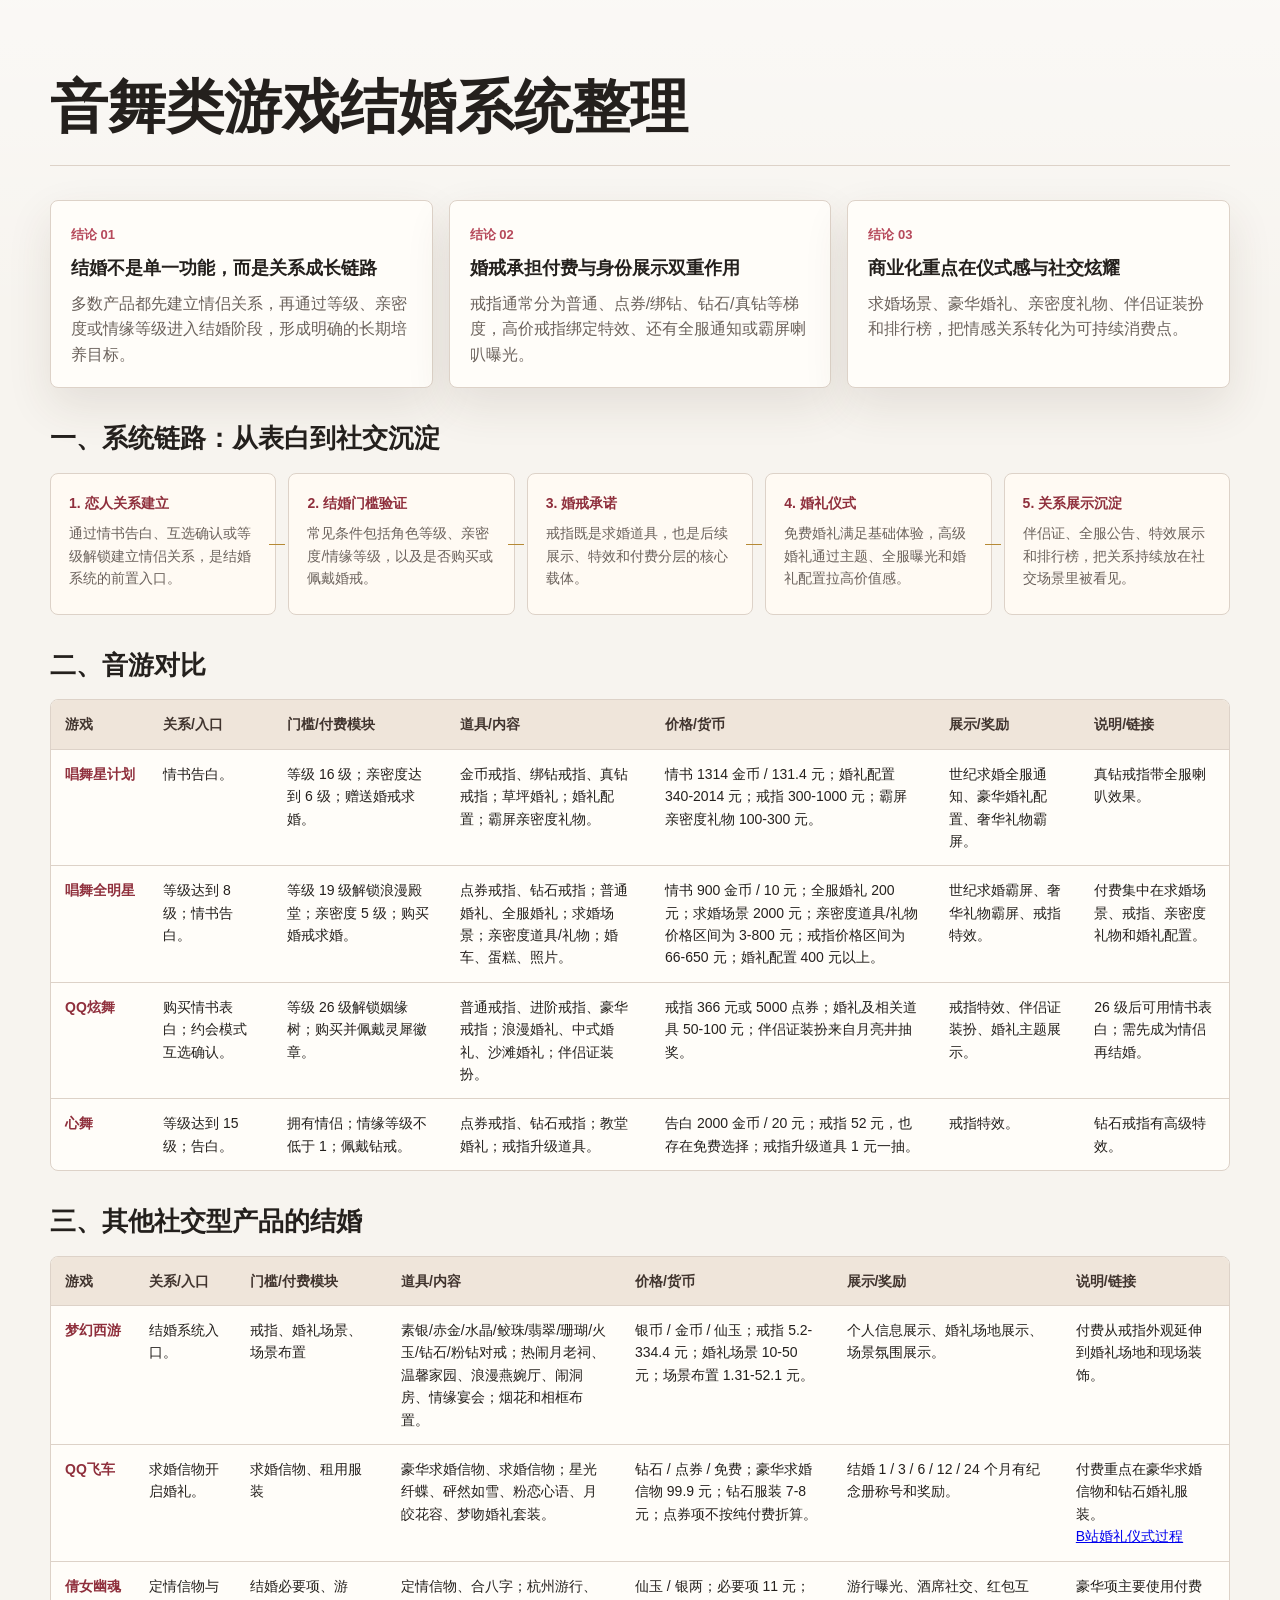
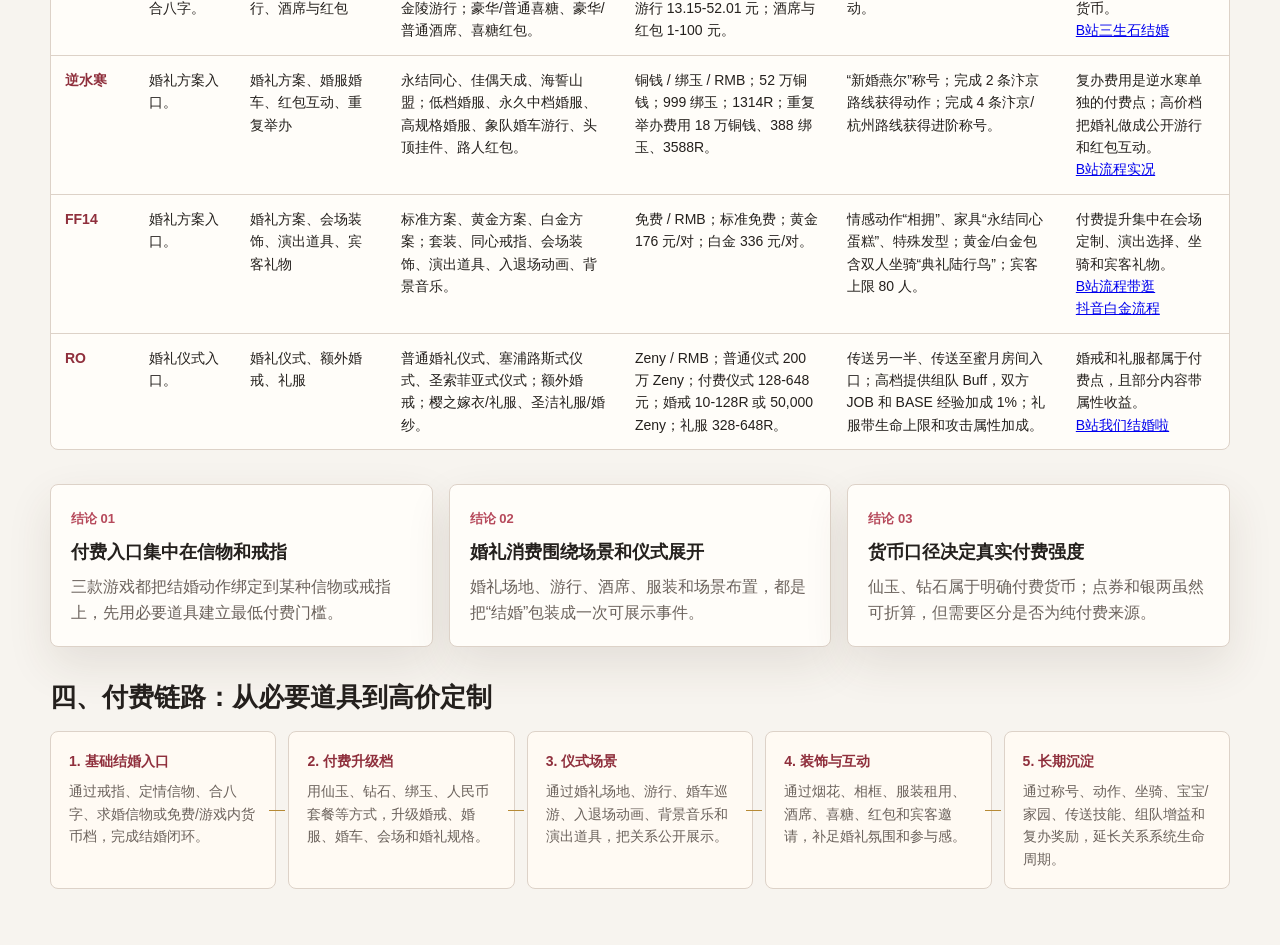
<file: docs/music-dance-marriage-system-analysis/index.html>
<!doctype html>
<html lang="zh-CN">
<head>
  <meta charset="utf-8" />
  <meta name="viewport" content="width=device-width, initial-scale=1" />
  <title>音舞类游戏结婚系统整理</title>
  <style>
    :root {
      --bg: #f7f4ef;
      --paper: #fffdf9;
      --ink: #24201d;
      --muted: #6b625c;
      --line: #ddd2c8;
      --rose: #b6495b;
      --red: #8f2f3c;
      --gold: #b68a35;
      --green: #456f61;
      --blue: #405f8c;
      --shadow: 0 18px 45px rgba(72, 52, 38, .11);
    }

    * { box-sizing: border-box; }

    body {
      margin: 0;
      color: var(--ink);
      background:
        linear-gradient(180deg, rgba(255,255,255,.42), rgba(255,255,255,0) 320px),
        var(--bg);
      font-family: -apple-system, BlinkMacSystemFont, "PingFang SC", "Microsoft YaHei", Arial, sans-serif;
      line-height: 1.6;
    }

    .page {
      width: min(1180px, calc(100vw - 40px));
      margin: 0 auto;
      padding: 42px 0 56px;
    }

    header {
      display: grid;
      grid-template-columns: minmax(0, 1.3fr) minmax(280px, .7fr);
      gap: 28px;
      align-items: end;
      padding: 34px 0 28px;
      border-bottom: 1px solid var(--line);
    }

    h1 {
      margin: 0;
      font-size: clamp(34px, 5vw, 58px);
      line-height: 1.06;
      letter-spacing: 0;
    }

    h2 {
      margin: 0 0 18px;
      font-size: 26px;
      line-height: 1.25;
      letter-spacing: 0;
    }

    h3 {
      margin: 0 0 10px;
      font-size: 18px;
      line-height: 1.35;
    }

    p { margin: 0; }

    .subtitle {
      max-width: 760px;
      margin-top: 18px;
      color: var(--muted);
      font-size: 17px;
    }

    .meta {
      justify-self: end;
      width: 100%;
      border-left: 4px solid var(--rose);
      padding: 16px 18px;
      background: rgba(255,255,255,.55);
    }

    .meta strong {
      display: block;
      margin-bottom: 5px;
      color: var(--red);
      font-size: 14px;
    }

    .meta span {
      display: block;
      color: var(--muted);
      font-size: 14px;
    }

    section { margin-top: 34px; }

    .summary {
      display: grid;
      grid-template-columns: repeat(3, 1fr);
      gap: 16px;
    }

    .summary-item,
    .panel,
    .game-card,
    .money-card {
      border: 1px solid var(--line);
      border-radius: 8px;
      background: var(--paper);
      box-shadow: var(--shadow);
    }

    .summary-item { padding: 20px; }

    .summary-item .tag {
      display: inline-block;
      margin-bottom: 10px;
      color: var(--rose);
      font-size: 13px;
      font-weight: 700;
    }

    .summary-item p { color: var(--muted); }

    .flow {
      display: grid;
      grid-template-columns: repeat(5, minmax(0, 1fr));
      gap: 12px;
    }

    .step {
      position: relative;
      min-height: 142px;
      padding: 18px;
      border: 1px solid var(--line);
      border-radius: 8px;
      background: #fffaf3;
    }

    .step::after {
      content: "";
      position: absolute;
      top: 50%;
      right: -10px;
      width: 16px;
      height: 1px;
      background: var(--gold);
    }

    .step:last-child::after { display: none; }

    .step b {
      display: block;
      color: var(--red);
      font-size: 14px;
      margin-bottom: 8px;
    }

    .step p {
      color: var(--muted);
      font-size: 14px;
    }

    .panel { padding: 24px; }

    .matrix {
      overflow-x: auto;
      border: 1px solid var(--line);
      border-radius: 8px;
      background: var(--paper);
    }

    table {
      width: 100%;
      border-collapse: collapse;
      min-width: 1040px;
    }

    th, td {
      padding: 13px 14px;
      border-bottom: 1px solid var(--line);
      vertical-align: top;
      text-align: left;
      font-size: 14px;
    }

    th {
      position: sticky;
      top: 0;
      z-index: 1;
      background: #efe5da;
      color: #40342e;
      font-weight: 700;
      white-space: nowrap;
    }

    tbody tr:last-child td { border-bottom: 0; }

    td:first-child {
      color: var(--red);
      font-weight: 700;
      white-space: nowrap;
    }

    .game-grid {
      display: grid;
      grid-template-columns: repeat(2, 1fr);
      gap: 16px;
    }

    .game-card { padding: 20px; }

    .game-card h3 {
      color: var(--red);
      border-bottom: 1px solid var(--line);
      padding-bottom: 10px;
    }

    .points {
      display: grid;
      gap: 10px;
      margin-top: 12px;
    }

    .point {
      display: grid;
      grid-template-columns: 86px 1fr;
      gap: 10px;
      color: var(--muted);
      font-size: 14px;
    }

    .point b { color: var(--ink); }

    .money-grid {
      display: grid;
      grid-template-columns: repeat(4, 1fr);
      gap: 14px;
    }

    .money-card {
      padding: 18px;
      border-top: 4px solid var(--rose);
    }

    .money-card:nth-child(2) { border-top-color: var(--gold); }
    .money-card:nth-child(3) { border-top-color: var(--green); }
    .money-card:nth-child(4) { border-top-color: var(--blue); }

    .money-card span {
      display: block;
      color: var(--muted);
      font-size: 14px;
    }

    .money-card strong {
      display: block;
      margin: 8px 0;
      font-size: 22px;
    }

    .takeaways {
      display: grid;
      grid-template-columns: .9fr 1.1fr;
      gap: 18px;
      align-items: stretch;
    }

    .takeaways .panel {
      box-shadow: none;
      background: rgba(255,255,255,.62);
    }

    ul {
      margin: 0;
      padding-left: 20px;
      color: var(--muted);
    }

    li + li { margin-top: 10px; }

    .source {
      margin-top: 28px;
      padding-top: 18px;
      border-top: 1px solid var(--line);
      color: var(--muted);
      font-size: 13px;
    }

    @media (max-width: 980px) {
      header,
      .summary,
      .game-grid,
      .money-grid,
      .takeaways {
        grid-template-columns: 1fr;
      }

      .meta { justify-self: stretch; }

      .flow {
        grid-template-columns: 1fr;
      }

      .step::after {
        top: auto;
        right: 50%;
        bottom: -10px;
        width: 1px;
        height: 16px;
      }
    }

    @media print {
      body { background: white; }
      .page { width: auto; padding: 24px; }
      .summary-item, .panel, .game-card, .money-card { box-shadow: none; }
      th { position: static; }
    }
  </style>
</head>
<body>
  <main class="page">
    <header>
      <div>
        <h1>音舞类游戏结婚系统整理</h1>
      </div>
    </header>

    <section class="summary" aria-label="核心结论">
      <article class="summary-item">
        <span class="tag">结论 01</span>
        <h3>结婚不是单一功能，而是关系成长链路</h3>
        <p>多数产品都先建立情侣关系，再通过等级、亲密度或情缘等级进入结婚阶段，形成明确的长期培养目标。</p>
      </article>
      <article class="summary-item">
        <span class="tag">结论 02</span>
        <h3>婚戒承担付费与身份展示双重作用</h3>
        <p>戒指通常分为普通、点券/绑钻、钻石/真钻等梯度，高价戒指绑定特效、还有全服通知或霸屏喇叭曝光。</p>
      </article>
      <article class="summary-item">
        <span class="tag">结论 03</span>
        <h3>商业化重点在仪式感与社交炫耀</h3>
        <p>求婚场景、豪华婚礼、亲密度礼物、伴侣证装扮和排行榜，把情感关系转化为可持续消费点。</p>
      </article>
    </section>

    <section>
      <h2>一、系统链路：从表白到社交沉淀</h2>
      <div class="flow">
        <div class="step">
          <b>1. 恋人关系建立</b>
          <p>通过情书告白、互选确认或等级解锁建立情侣关系，是结婚系统的前置入口。</p>
        </div>
        <div class="step">
          <b>2. 结婚门槛验证</b>
          <p>常见条件包括角色等级、亲密度/情缘等级，以及是否购买或佩戴婚戒。</p>
        </div>
        <div class="step">
          <b>3. 婚戒承诺</b>
          <p>戒指既是求婚道具，也是后续展示、特效和付费分层的核心载体。</p>
        </div>
        <div class="step">
          <b>4. 婚礼仪式</b>
          <p>免费婚礼满足基础体验，高级婚礼通过主题、全服曝光和婚礼配置拉高价值感。</p>
        </div>
        <div class="step">
          <b>5. 关系展示沉淀</b>
          <p>伴侣证、全服公告、特效展示和排行榜，把关系持续放在社交场景里被看见。</p>
        </div>
      </div>
    </section>

    <section>
      <h2>二、音游对比</h2>
      <div class="matrix">
        <table>
          <thead>
            <tr>
              <th>游戏</th>
              <th>关系/入口</th>
              <th>门槛/付费模块</th>
              <th>道具/内容</th>
              <th>价格/货币</th>
              <th>展示/奖励</th>
              <th>说明/链接</th>
            </tr>
          </thead>
          <tbody>
            <tr>
              <td>唱舞星计划</td>
              <td>情书告白。</td>
              <td>等级 16 级；亲密度达到 6 级；赠送婚戒求婚。</td>
              <td>金币戒指、绑钻戒指、真钻戒指；草坪婚礼；婚礼配置；霸屏亲密度礼物。</td>
              <td>情书 1314 金币 / 131.4 元；婚礼配置 340-2014 元；戒指 300-1000 元；霸屏亲密度礼物 100-300 元。</td>
              <td>世纪求婚全服通知、豪华婚礼配置、奢华礼物霸屏。</td>
              <td>真钻戒指带全服喇叭效果。</td>
            </tr>
            <tr>
              <td>唱舞全明星</td>
              <td>等级达到 8 级；情书告白。</td>
              <td>等级 19 级解锁浪漫殿堂；亲密度 5 级；购买婚戒求婚。</td>
              <td>点券戒指、钻石戒指；普通婚礼、全服婚礼；求婚场景；亲密度道具/礼物；婚车、蛋糕、照片。</td>
              <td>情书 900 金币 / 10 元；全服婚礼 200 元；求婚场景 2000 元；亲密度道具/礼物价格区间为 3-800 元；戒指价格区间为 66-650 元；婚礼配置 400 元以上。</td>
              <td>世纪求婚霸屏、奢华礼物霸屏、戒指特效。</td>
              <td>付费集中在求婚场景、戒指、亲密度礼物和婚礼配置。</td>
            </tr>
            <tr>
              <td>QQ炫舞</td>
              <td>购买情书表白；约会模式互选确认。</td>
              <td>等级 26 级解锁姻缘树；购买并佩戴灵犀徽章。</td>
              <td>普通戒指、进阶戒指、豪华戒指；浪漫婚礼、中式婚礼、沙滩婚礼；伴侣证装扮。</td>
              <td>戒指 366 元或 5000 点券；婚礼及相关道具 50-100 元；伴侣证装扮来自月亮井抽奖。</td>
              <td>戒指特效、伴侣证装扮、婚礼主题展示。</td>
              <td>26 级后可用情书表白；需先成为情侣再结婚。</td>
            </tr>
            <tr>
              <td>心舞</td>
              <td>等级达到 15 级；告白。</td>
              <td>拥有情侣；情缘等级不低于 1；佩戴钻戒。</td>
              <td>点券戒指、钻石戒指；教堂婚礼；戒指升级道具。</td>
              <td>告白 2000 金币 / 20 元；戒指 52 元，也存在免费选择；戒指升级道具 1 元一抽。</td>
              <td>戒指特效。</td>
              <td>钻石戒指有高级特效。</td>
            </tr>
          </tbody>
        </table>
      </div>
    </section>

    <section>
      <h2>三、其他社交型产品的结婚</h2>
      <div class="matrix">
        <table>
          <thead>
            <tr>
              <th>游戏</th>
              <th>关系/入口</th>
              <th>门槛/付费模块</th>
              <th>道具/内容</th>
              <th>价格/货币</th>
              <th>展示/奖励</th>
              <th>说明/链接</th>
            </tr>
          </thead>
          <tbody>
            <tr>
              <td>梦幻西游</td>
              <td>结婚系统入口。</td>
              <td>戒指、婚礼场景、场景布置</td>
              <td>素银/赤金/水晶/鲛珠/翡翠/珊瑚/火玉/钻石/粉钻对戒；热闹月老祠、温馨家园、浪漫燕婉厅、闹洞房、情缘宴会；烟花和相框布置。</td>
              <td>银币 / 金币 / 仙玉；戒指 5.2-334.4 元；婚礼场景 10-50 元；场景布置 1.31-52.1 元。</td>
              <td>个人信息展示、婚礼场地展示、场景氛围展示。</td>
              <td>付费从戒指外观延伸到婚礼场地和现场装饰。</td>
            </tr>
            <tr>
              <td>QQ飞车</td>
              <td>求婚信物开启婚礼。</td>
              <td>求婚信物、租用服装</td>
              <td>豪华求婚信物、求婚信物；星光纤蝶、砰然如雪、粉恋心语、月皎花容、梦吻婚礼套装。</td>
              <td>钻石 / 点券 / 免费；豪华求婚信物 99.9 元；钻石服装 7-8 元；点券项不按纯付费折算。</td>
              <td>结婚 1 / 3 / 6 / 12 / 24 个月有纪念册称号和奖励。</td>
              <td>付费重点在豪华求婚信物和钻石婚礼服装。<br><a href="https://www.bilibili.com/video/BV1wG4y1B7cu/" target="_blank" rel="noopener">B站婚礼仪式过程</a></td>
            </tr>
            <tr>
              <td>倩女幽魂</td>
              <td>定情信物与合八字。</td>
              <td>结婚必要项、游行、酒席与红包</td>
              <td>定情信物、合八字；杭州游行、金陵游行；豪华/普通喜糖、豪华/普通酒席、喜糖红包。</td>
              <td>仙玉 / 银两；必要项 11 元；游行 13.15-52.01 元；酒席与红包 1-100 元。</td>
              <td>游行曝光、酒席社交、红包互动。</td>
              <td>豪华项主要使用付费货币。<br><a href="https://www.bilibili.com/video/av36481480/" target="_blank" rel="noopener">B站三生石结婚</a></td>
            </tr>
            <tr>
              <td>逆水寒</td>
              <td>婚礼方案入口。</td>
              <td>婚礼方案、婚服婚车、红包互动、重复举办</td>
              <td>永结同心、佳偶天成、海誓山盟；低档婚服、永久中档婚服、高规格婚服、象队婚车游行、头顶挂件、路人红包。</td>
              <td>铜钱 / 绑玉 / RMB；52 万铜钱；999 绑玉；1314R；重复举办费用 18 万铜钱、388 绑玉、3588R。</td>
              <td>“新婚燕尔”称号；完成 2 条汴京路线获得动作；完成 4 条汴京/杭州路线获得进阶称号。</td>
              <td>复办费用是逆水寒单独的付费点；高价档把婚礼做成公开游行和红包互动。<br><a href="https://www.bilibili.com/video/BV1cF411U7XQ/?spm_id_from=333.788.top_right_bar_window_custom_collection.content.click&amp;vd_source=7624b77b4874ad2343f8c351bef26944" target="_blank" rel="noopener">B站流程实况</a></td>
            </tr>
            <tr>
              <td>FF14</td>
              <td>婚礼方案入口。</td>
              <td>婚礼方案、会场装饰、演出道具、宾客礼物</td>
              <td>标准方案、黄金方案、白金方案；套装、同心戒指、会场装饰、演出道具、入退场动画、背景音乐。</td>
              <td>免费 / RMB；标准免费；黄金 176 元/对；白金 336 元/对。</td>
              <td>情感动作“相拥”、家具“永结同心蛋糕”、特殊发型；黄金/白金包含双人坐骑“典礼陆行鸟”；宾客上限 80 人。</td>
              <td>付费提升集中在会场定制、演出选择、坐骑和宾客礼物。<br><a href="https://www.bilibili.com/video/BV1Bs4y1E72E/?spm_id_from=333.788.top_right_bar_window_custom_collection.content.click&amp;vd_source=7624b77b4874ad2343f8c351bef26944" target="_blank" rel="noopener">B站流程带逛</a><br><a href="https://www.douyin.com/jingxuan/search/%E6%9C%80%E7%BB%88%E5%B9%BB%E6%83%B314%E7%99%BD%E9%87%91%E7%BB%93%E5%A9%9A%E6%B5%81%E7%A8%8B?aid=26000bb1-b8bb-4861-8a0e-91db571b250c&amp;modal_id=7421337301483130169&amp;type=general" target="_blank" rel="noopener">抖音白金流程</a></td>
            </tr>
            <tr>
              <td>RO</td>
              <td>婚礼仪式入口。</td>
              <td>婚礼仪式、额外婚戒、礼服</td>
              <td>普通婚礼仪式、塞浦路斯式仪式、圣索菲亚式仪式；额外婚戒；樱之嫁衣/礼服、圣洁礼服/婚纱。</td>
              <td>Zeny / RMB；普通仪式 200 万 Zeny；付费仪式 128-648 元；婚戒 10-128R 或 50,000 Zeny；礼服 328-648R。</td>
              <td>传送另一半、传送至蜜月房间入口；高档提供组队 Buff，双方 JOB 和 BASE 经验加成 1%；礼服带生命上限和攻击属性加成。</td>
              <td>婚戒和礼服都属于付费点，且部分内容带属性收益。<br><a href="https://www.bilibili.com/video/BV1Fp411o7Ep/" target="_blank" rel="noopener">B站我们结婚啦</a></td>
            </tr>
          </tbody>
        </table>
      </div>
    </section>

    <section class="summary" aria-label="结婚付费点核心结论">
      <article class="summary-item">
        <span class="tag">结论 01</span>
        <h3>付费入口集中在信物和戒指</h3>
        <p>三款游戏都把结婚动作绑定到某种信物或戒指上，先用必要道具建立最低付费门槛。</p>
      </article>
      <article class="summary-item">
        <span class="tag">结论 02</span>
        <h3>婚礼消费围绕场景和仪式展开</h3>
        <p>婚礼场地、游行、酒席、服装和场景布置，都是把“结婚”包装成一次可展示事件。</p>
      </article>
      <article class="summary-item">
        <span class="tag">结论 03</span>
        <h3>货币口径决定真实付费强度</h3>
        <p>仙玉、钻石属于明确付费货币；点券和银两虽然可折算，但需要区分是否为纯付费来源。</p>
      </article>
    </section>

    <section>
      <h2>四、付费链路：从必要道具到高价定制</h2>
      <div class="flow">
        <div class="step">
          <b>1. 基础结婚入口</b>
          <p>通过戒指、定情信物、合八字、求婚信物或免费/游戏内货币档，完成结婚闭环。</p>
        </div>
        <div class="step">
          <b>2. 付费升级档</b>
          <p>用仙玉、钻石、绑玉、人民币套餐等方式，升级婚戒、婚服、婚车、会场和婚礼规格。</p>
        </div>
        <div class="step">
          <b>3. 仪式场景</b>
          <p>通过婚礼场地、游行、婚车巡游、入退场动画、背景音乐和演出道具，把关系公开展示。</p>
        </div>
        <div class="step">
          <b>4. 装饰与互动</b>
          <p>通过烟花、相框、服装租用、酒席、喜糖、红包和宾客邀请，补足婚礼氛围和参与感。</p>
        </div>
        <div class="step">
          <b>5. 长期沉淀</b>
          <p>通过称号、动作、坐骑、宝宝/家园、传送技能、组队增益和复办奖励，延长关系系统生命周期。</p>
        </div>
      </div>
    </section>

  </main>
</body>
</html>
</file>
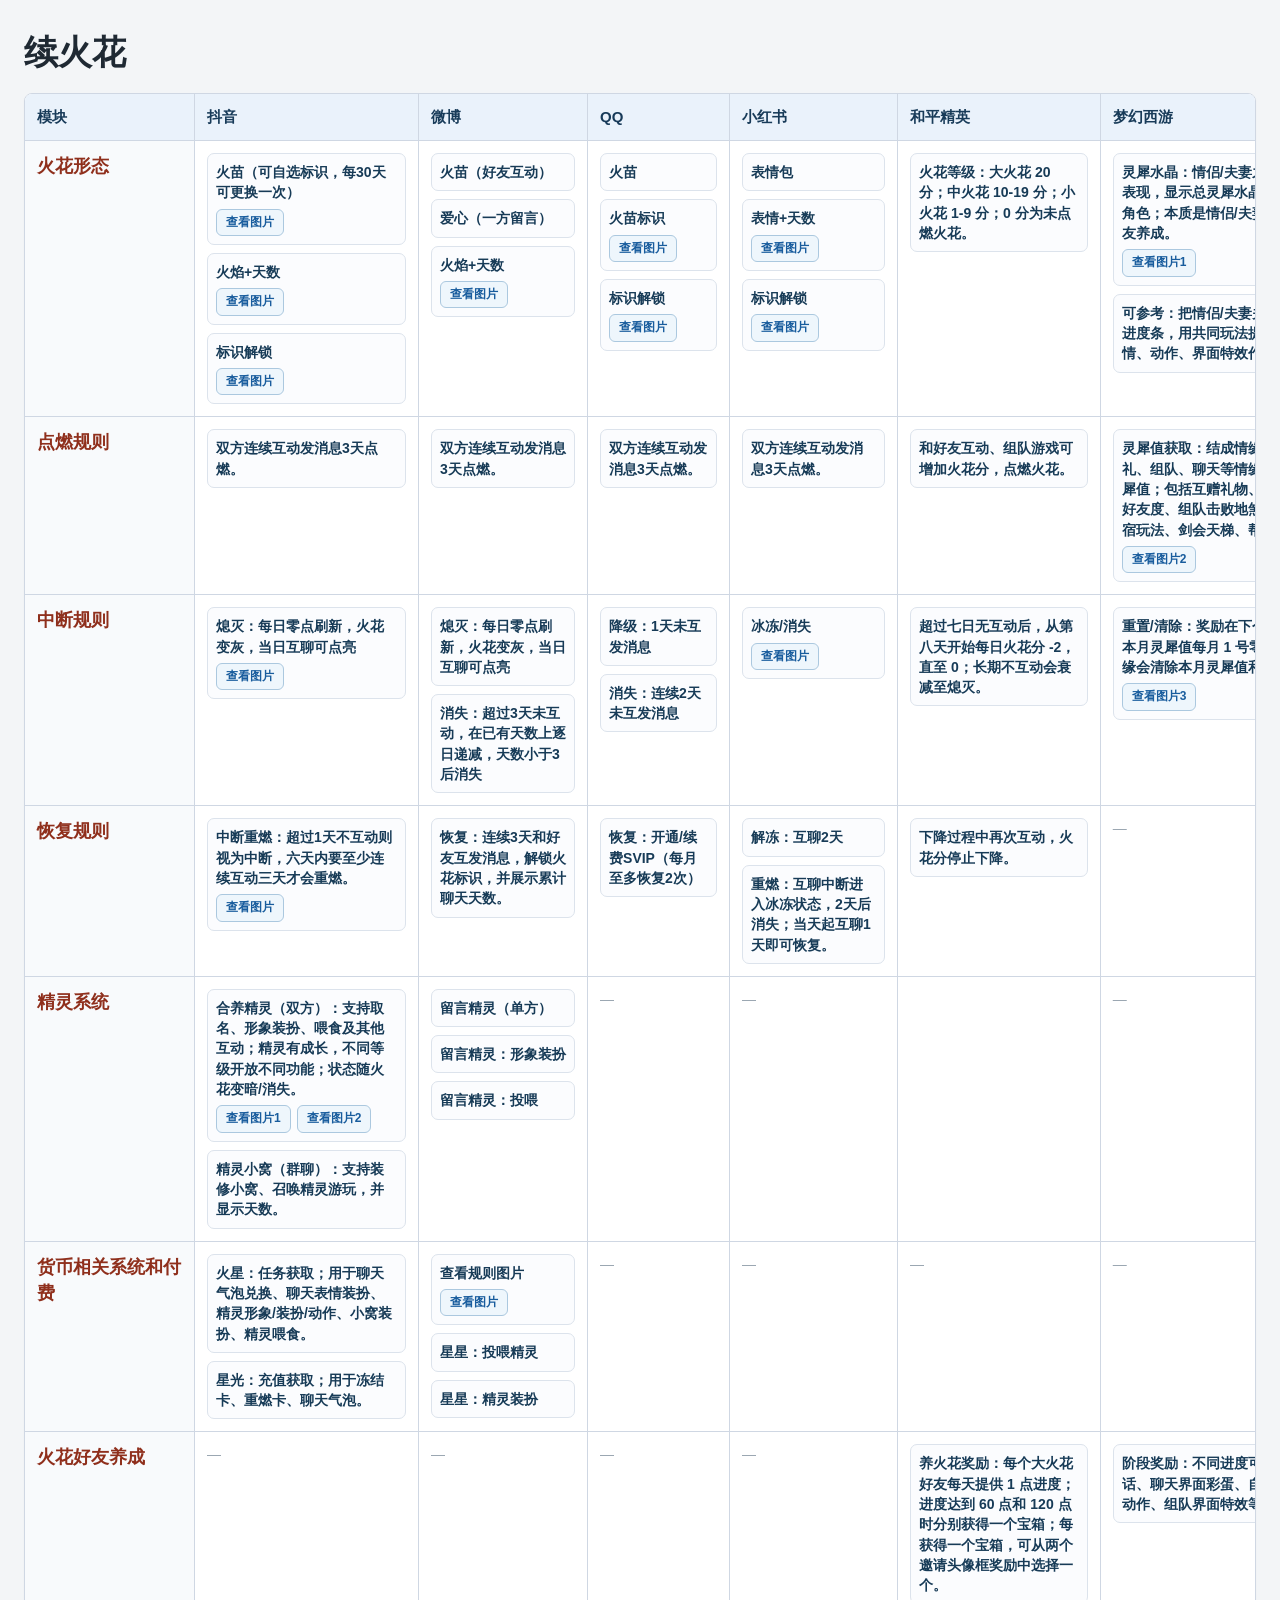
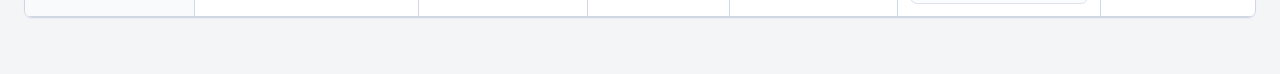
<file: docs/spark-renewal-analysis/index.html>
<!doctype html>
<html lang="zh-CN"><head><meta charset="utf-8"><meta name="viewport" content="width=device-width, initial-scale=1">
<title>续火花</title>
<style>
:root{--bg:#f3f5f7;--paper:#fff;--ink:#1f2933;--muted:#66768a;--grid:#cfd7e3;--head:#eaf2fb;--blue:#185c9d;}
*{box-sizing:border-box} body{margin:0;background:var(--bg);color:var(--ink);font-family:-apple-system,BlinkMacSystemFont,"Segoe UI","PingFang SC","Hiragino Sans GB","Microsoft YaHei",sans-serif;line-height:1.45}
.page{max-width:1480px;margin:0 auto;padding:28px 24px 56px} .header{display:flex;justify-content:space-between;align-items:end;gap:20px;margin-bottom:16px}
h1{margin:0;font-size:34px;letter-spacing:0} .meta{color:var(--muted);font-size:14px}
.sheet{background:var(--paper);border:1px solid var(--grid);border-radius:8px;overflow:auto;box-shadow:0 1px 2px rgba(16,24,40,.04)}
table{border-collapse:separate;border-spacing:0;width:100%;min-width:1360px;font-size:14px} th,td{border-right:1px solid var(--grid);border-bottom:1px solid var(--grid);padding:12px;vertical-align:top;background:#fff}
th{position:sticky;top:0;z-index:2;background:var(--head);text-align:left;color:#183b59;font-weight:900;font-size:15px} th:first-child{left:0;z-index:3} td:first-child{position:sticky;left:0;z-index:1;background:#f8fafc}
.module-cell{width:170px} .module-title{font-size:18px;font-weight:900;color:#8f2f1c;margin-bottom:6px} .module-desc{font-size:12px;color:var(--muted)}
.rule-list{list-style:none;margin:0;padding:0;display:grid;gap:8px} .rule-list li{border:1px solid #dce3ec;border-radius:7px;background:#fbfcfe;padding:8px}
.rule-text{font-weight:750;color:#173b57;overflow-wrap:anywhere}
.pic-list{display:flex;flex-wrap:wrap;gap:6px;margin-top:6px} .pic-link{display:inline-flex;align-items:center;min-height:27px;padding:4px 9px;border:1px solid #abc8df;border-radius:6px;background:#eef6fc;color:var(--blue);text-decoration:none;font-size:12px;font-weight:800;white-space:nowrap}
.empty{color:#9aa6b2} .note{display:flex;gap:10px;flex-wrap:wrap;margin:0 0 12px;color:var(--muted);font-size:13px} .note span{background:#fff;border:1px solid var(--grid);border-radius:6px;padding:6px 9px}
@media(max-width:900px){.page{padding:22px 14px 40px}.header{display:block}h1{font-size:28px}.sheet{max-height:none}}
</style></head><body><div class="page">
<div class="header"><h1>续火花</h1></div>
<div class="sheet"><table><thead><tr><th>模块</th><th>抖音</th><th>微博</th><th>QQ</th><th>小红书</th><th>和平精英</th><th>梦幻西游</th></tr></thead><tbody><tr><td class="module-cell"><div class="module-title">火花形态</div><div class="module-desc"></div></td><td><ul class="rule-list"><li><span class="rule-text">火苗（可自选标识，每30天可更换一次）</span><div class="pic-list"><a class="pic-link" href="续火花图片/3jkl28lmsr4benfi0gvgvqk1hq.jpg" target="_blank" rel="noopener">查看图片</a></div></li><li><span class="rule-text">火焰+天数</span><div class="pic-list"><a class="pic-link" href="续火花图片/3a8liiqh2lp5fjo2vfibgaq7v3.png" target="_blank" rel="noopener">查看图片</a></div></li><li><span class="rule-text">标识解锁</span><div class="pic-list"><a class="pic-link" href="续火花图片/0g83agnuic4khtlbu3j29tn9j0.png" target="_blank" rel="noopener">查看图片</a></div></li></ul></td><td><ul class="rule-list"><li><span class="rule-text">火苗（好友互动）</span></li><li><span class="rule-text">爱心（一方留言）</span></li><li><span class="rule-text">火焰+天数</span><div class="pic-list"><a class="pic-link" href="续火花图片/6783pisikdv7tlmkibm98fitg5.jpg" target="_blank" rel="noopener">查看图片</a></div></li></ul></td><td><ul class="rule-list"><li><span class="rule-text">火苗</span></li><li><span class="rule-text">火苗标识</span><div class="pic-list"><a class="pic-link" href="续火花图片/255j80524mvdkmufucssiv5i0q.png" target="_blank" rel="noopener">查看图片</a></div></li><li><span class="rule-text">标识解锁</span><div class="pic-list"><a class="pic-link" href="续火花图片/1ci8r3239k6ilvlj6sj69cugfv.jpg" target="_blank" rel="noopener">查看图片</a></div></li></ul></td><td><ul class="rule-list"><li><span class="rule-text">表情包</span></li><li><span class="rule-text">表情+天数</span><div class="pic-list"><a class="pic-link" href="续火花图片/7l06mqh1kfllpeefgd30rs0l8o.png" target="_blank" rel="noopener">查看图片</a></div></li><li><span class="rule-text">标识解锁</span><div class="pic-list"><a class="pic-link" href="续火花图片/1u4jpeehmo382fjrl9g4vokim3.png" target="_blank" rel="noopener">查看图片</a></div></li></ul></td><td><ul class="rule-list"><li><span class="rule-text">火花等级：大火花 20 分；中火花 10-19 分；小火花 1-9 分；0 分为未点燃火花。</span></li></ul></td><td><ul class="rule-list"><li><span class="rule-text">灵犀水晶：情侣/夫妻之间的关系进度表现，显示总灵犀水晶值、等级和双方角色；本质是情侣/夫妻关系的火花好友养成。</span><div class="pic-list"><a class="pic-link" href="续火花图片/mhxy-lingxi-1.jpg" target="_blank" rel="noopener">查看图片1</a></div></li><li><span class="rule-text">可参考：把情侣/夫妻关系沉淀成月度进度条，用共同玩法提升数值，再用表情、动作、界面特效作为阶段奖励。</span></li></ul></td></tr><tr><td class="module-cell"><div class="module-title">点燃规则</div><div class="module-desc"></div></td><td><ul class="rule-list"><li><span class="rule-text">双方连续互动发消息3天点燃。</span></li></ul></td><td><ul class="rule-list"><li><span class="rule-text">双方连续互动发消息3天点燃。</span></li></ul></td><td><ul class="rule-list"><li><span class="rule-text">双方连续互动发消息3天点燃。</span></li></ul></td><td><ul class="rule-list"><li><span class="rule-text">双方连续互动发消息3天点燃。</span></li></ul></td><td><ul class="rule-list"><li><span class="rule-text">和好友互动、组队游戏可增加火花分，点燃火花。</span></li></ul></td><td><ul class="rule-list"><li><span class="rule-text">灵犀值获取：结成情缘后，可通过送礼、组队、聊天等情缘互动行为获得灵犀值；包括互赠礼物、好友聊天、提升好友度、组队击败地煞、天地棋局、星宿玩法、剑会天梯、帮战对战等。</span><div class="pic-list"><a class="pic-link" href="续火花图片/mhxy-lingxi-2.jpg" target="_blank" rel="noopener">查看图片2</a></div></li></ul></td></tr><tr><td class="module-cell"><div class="module-title">中断规则</div><div class="module-desc"></div></td><td><ul class="rule-list"><li><span class="rule-text">熄灭：每日零点刷新，火花变灰，当日互聊可点亮</span><div class="pic-list"><a class="pic-link" href="续火花图片/4ssnu8nvd6oa03re5rjvr6icj7.jpg" target="_blank" rel="noopener">查看图片</a></div></li></ul></td><td><ul class="rule-list"><li><span class="rule-text">熄灭：每日零点刷新，火花变灰，当日互聊可点亮</span></li><li><span class="rule-text">消失：超过3天未互动，在已有天数上逐日递减，天数小于3后消失</span></li></ul></td><td><ul class="rule-list"><li><span class="rule-text">降级：1天未互发消息</span></li><li><span class="rule-text">消失：连续2天未互发消息</span></li></ul></td><td><ul class="rule-list"><li><span class="rule-text">冰冻/消失</span><div class="pic-list"><a class="pic-link" href="续火花图片/2t42on7f38go69vg1sutt9jfq6.jpg" target="_blank" rel="noopener">查看图片</a></div></li></ul></td><td><ul class="rule-list"><li><span class="rule-text">超过七日无互动后，从第八天开始每日火花分 -2，直至 0；长期不互动会衰减至熄灭。</span></li></ul></td><td><ul class="rule-list"><li><span class="rule-text">重置/清除：奖励在下个自然月生效，本月灵犀值每月 1 号零点重置；解除情缘会清除本月灵犀值和未领取奖励。</span><div class="pic-list"><a class="pic-link" href="续火花图片/mhxy-lingxi-3.jpg" target="_blank" rel="noopener">查看图片3</a></div></li></ul></td></tr><tr><td class="module-cell"><div class="module-title">恢复规则</div><div class="module-desc"></div></td><td><ul class="rule-list"><li><span class="rule-text">中断重燃：超过1天不互动则视为中断，六天内要至少连续互动三天才会重燃。</span><div class="pic-list"><a class="pic-link" href="续火花图片/7hgd4ctfnpk6dp4d7qdfji8177.jpg" target="_blank" rel="noopener">查看图片</a></div></li></ul></td><td><ul class="rule-list"><li><span class="rule-text">恢复：连续3天和好友互发消息，解锁火花标识，并展示累计聊天天数。</span></li></ul></td><td><ul class="rule-list"><li><span class="rule-text">恢复：开通/续费SVIP（每月至多恢复2次）</span></li></ul></td><td><ul class="rule-list"><li><span class="rule-text">解冻：互聊2天</span></li><li><span class="rule-text">重燃：互聊中断进入冰冻状态，2天后消失；当天起互聊1天即可恢复。</span></li></ul></td><td><ul class="rule-list"><li><span class="rule-text">下降过程中再次互动，火花分停止下降。</span></li></ul></td><td><span class="empty">—</span></td></tr><tr><td class="module-cell"><div class="module-title">精灵系统</div><div class="module-desc"></div></td><td><ul class="rule-list"><li><span class="rule-text">合养精灵（双方）：支持取名、形象装扮、喂食及其他互动；精灵有成长，不同等级开放不同功能；状态随火花变暗/消失。</span><div class="pic-list"><a class="pic-link" href="续火花图片/396se7eseuvkbeivsd0fi68ieo.png" target="_blank" rel="noopener">查看图片1</a><a class="pic-link" href="续火花图片/74u4umirmrt5q8v22vhdnrdfnu.jpg" target="_blank" rel="noopener">查看图片2</a></div></li><li><span class="rule-text">精灵小窝（群聊）：支持装修小窝、召唤精灵游玩，并显示天数。</span></li></ul></td><td><ul class="rule-list"><li><span class="rule-text">留言精灵（单方）</span></li><li><span class="rule-text">留言精灵：形象装扮</span></li><li><span class="rule-text">留言精灵：投喂</span></li></ul></td><td><span class="empty">—</span></td><td><span class="empty">—</span></td><td><ul class="rule-list"></ul></td><td><span class="empty">—</span></td></tr><tr><td class="module-cell"><div class="module-title">货币相关系统和付费</div><div class="module-desc"></div></td><td><ul class="rule-list"><li><span class="rule-text">火星：任务获取；用于聊天气泡兑换、聊天表情装扮、精灵形象/装扮/动作、小窝装扮、精灵喂食。</span></li><li><span class="rule-text">星光：充值获取；用于冻结卡、重燃卡、聊天气泡。</span></li></ul></td><td><ul class="rule-list"><li><span class="rule-text">查看规则图片</span><div class="pic-list"><a class="pic-link" href="续火花图片/weibo-xingxing-rules.jpg" target="_blank" rel="noopener">查看图片</a></div></li><li><span class="rule-text">星星：投喂精灵</span></li><li><span class="rule-text">星星：精灵装扮</span></li></ul></td><td><span class="empty">—</span></td><td><span class="empty">—</span></td><td><span class="empty">—</span></td><td><span class="empty">—</span></td></tr><tr><td class="module-cell"><div class="module-title">火花好友养成</div><div class="module-desc"></div></td><td><span class="empty">—</span></td><td><span class="empty">—</span></td><td><span class="empty">—</span></td><td><span class="empty">—</span></td><td><ul class="rule-list"><li><span class="rule-text">养火花奖励：每个大火花好友每天提供 1 点进度；进度达到 60 点和 120 点时分别获得一个宝箱；每获得一个宝箱，可从两个邀请头像框奖励中选择一个。</span></li></ul></td><td><ul class="rule-list"><li><span class="rule-text">阶段奖励：不同进度可领取战斗保护喊话、聊天界面彩蛋、自定义表情、互动动作、组队界面特效等内容。</span></li></ul></td></tr></tbody></table></div>
</div></body></html>
</file>
